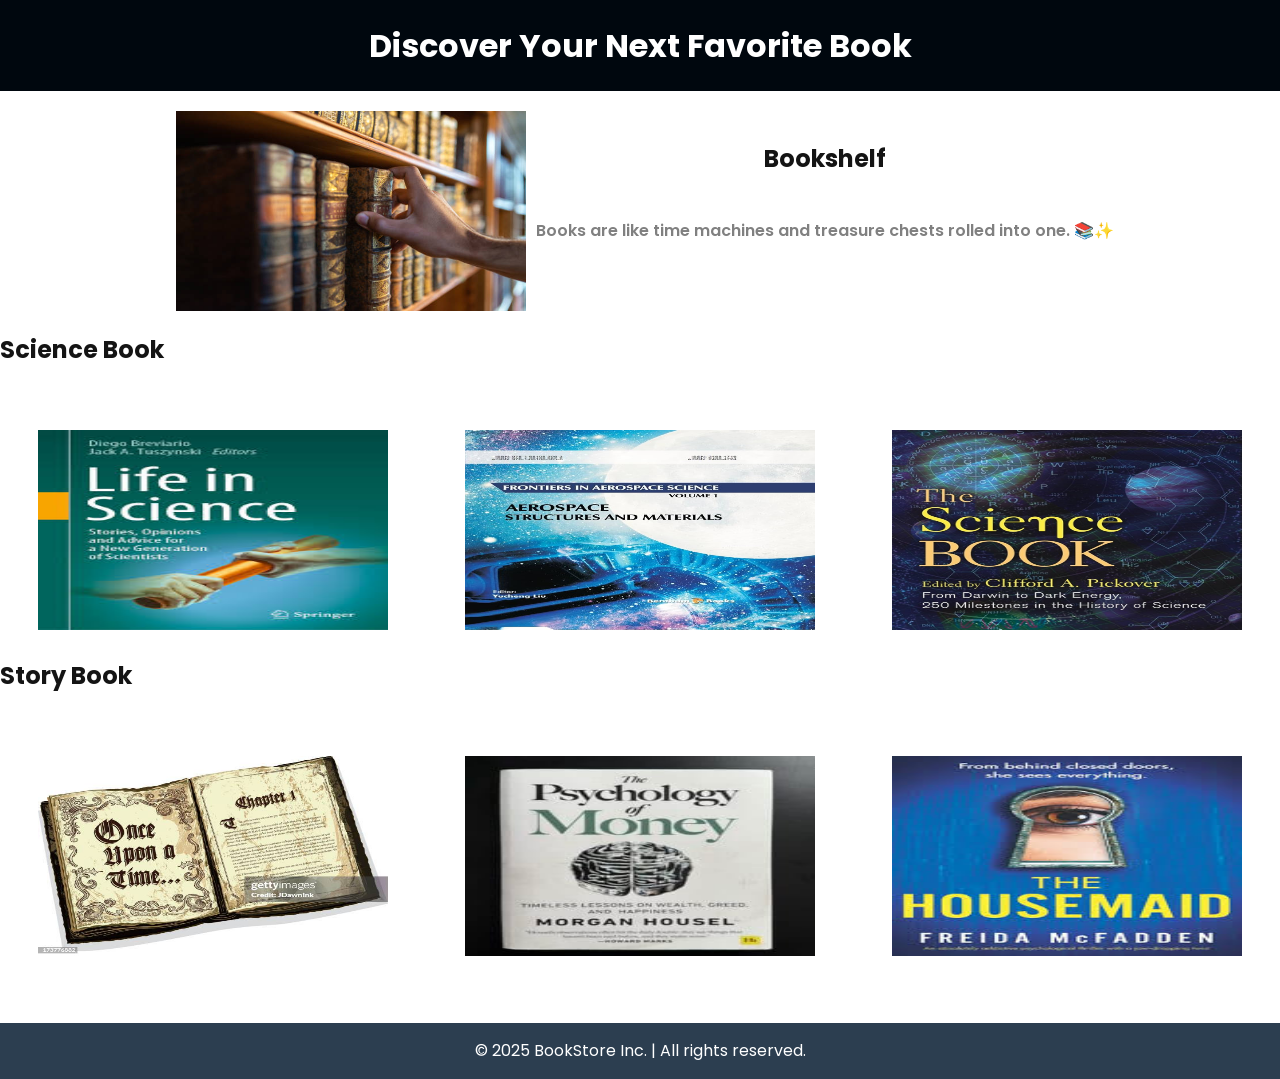
<file: Domain/Web Development/Task/Abhigyan-Padhee/index.html>
<!DOCTYPE html>
<html lang="en">
<head>
  <meta charset="UTF-8" />
  <meta name="viewport" content="width=device-width, initial-scale=1.0"/>
  <title>Book Landing Page</title>
  <link rel="stylesheet" href="style.css">

</head>
<body>

  <header>
    <h1>Discover Your Next Favorite Book</h1>
  </header>

  

    <section class="about">
          <img class="show_img" src="./assets/bookshelf.jpg" alt="Book Cover" />
          <div>
            <h1>Bookshelf</h1>
            <p> Books are like time machines and treasure chests rolled into one. 📚✨<p>
          </div>
    </section>

    <section>
    <h1>Science Book</h1>
    <div class="features">
        <div class="feature">
          <img class="show_img" src="./assets/science.jpeg" alt="Book Cover" />
        </div>
        <div class="feature">
          <img class="show_img" src="./assets/scienvce.jpg" alt="Book Cover" />
        </div>
        <div class="feature">
          <img class="show_img" src="./assets/sciennce bookie.jpg" alt="Book Cover" />
        </div>
      </div></section>

      <section>
      <h1>Story Book</h1>
      <div class="features">
        <div class="feature">
          <img class="show_img" src="./assets/storybook.jpg" alt="Book Cover" />
        </div>
        <div class="feature">
          <img class="show_img" src="./assets/storybookie.jpg " alt="Book Cover" />
        </div>
        <div class="feature">
          <img class="show_img" src="./assets/storybook4.jpeg" alt="Book Cover" />
        </div>
      </div>
    </section>
  </div>

  <footer>
    &copy; 2025 BookStore Inc. | All rights reserved.
  </footer>

    </body>
</html>
</file>
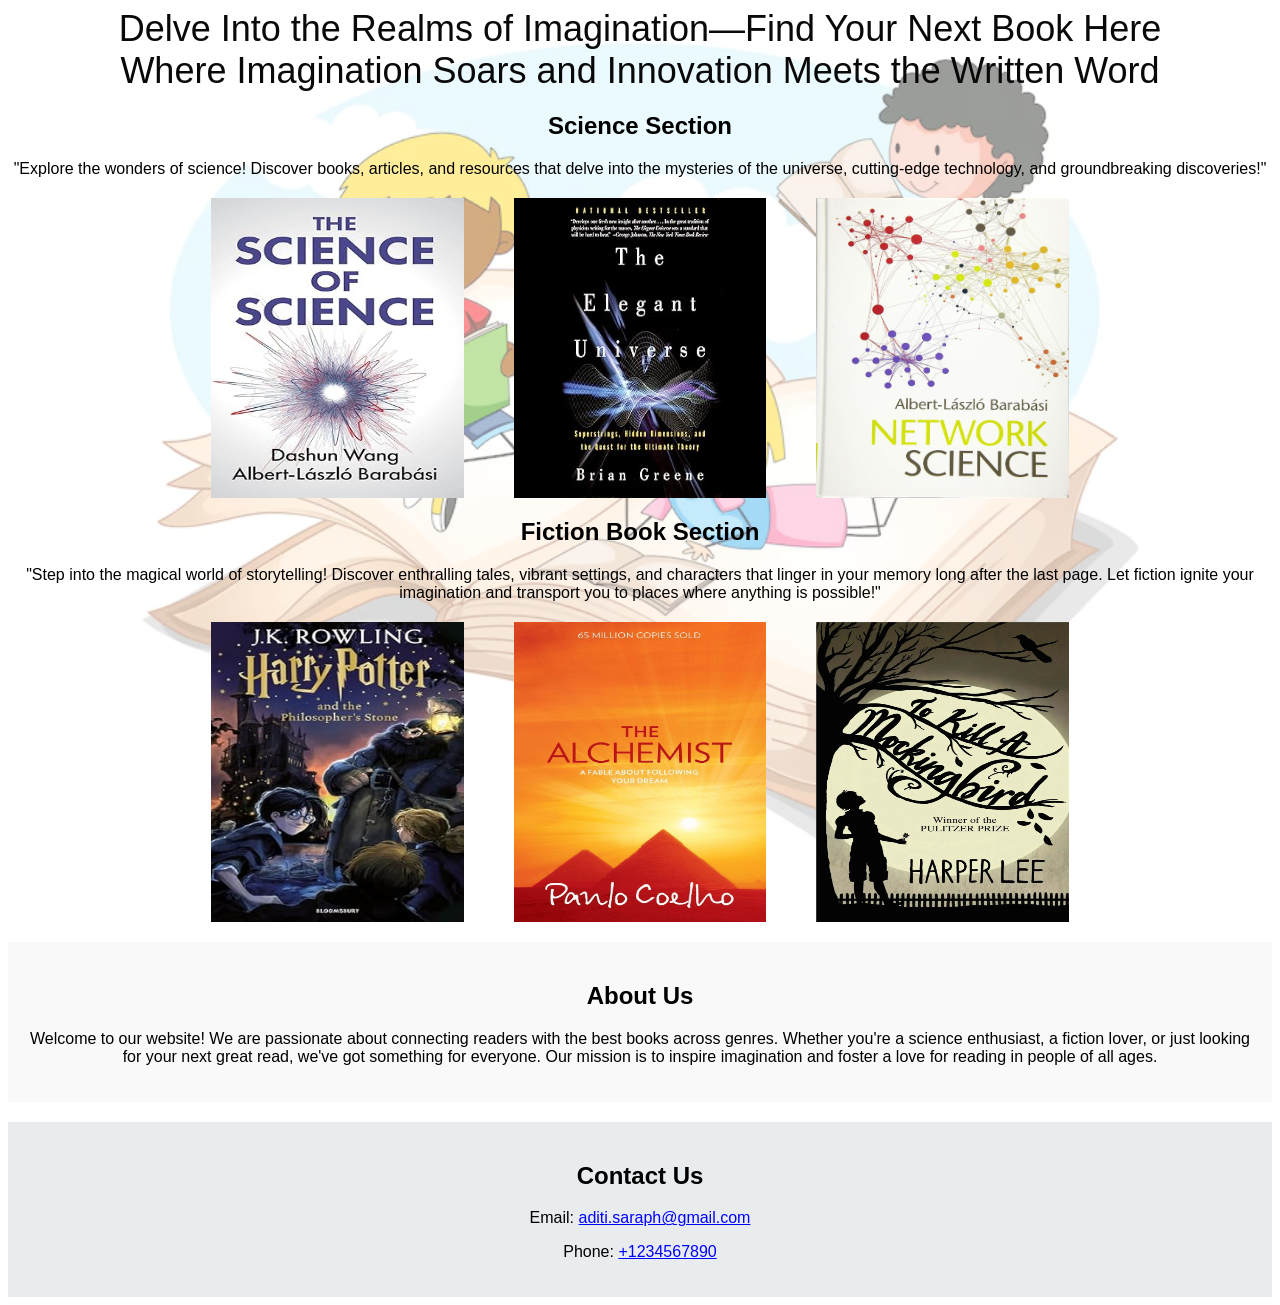
<file: Domain/Web Development/Task/Aditi/index.html>
<!DOCTYPE html>
<html lang="en">
<head>
    <meta charset="UTF-8">
    <meta name="viewport" content="width=device-width, initial-scale=1.0">
    <title>My Website</title>
    <link rel="stylesheet" href="style.css">
</head>
<body>
    <header style="font-size:36px; color:rgb(9, 9, 9); text-align: center;">
        Delve Into the Realms of Imagination—Find Your Next Book Here<br>
        Where Imagination Soars and Innovation Meets the Written Word
    </header>

    
    <!-- Science Section -->
    <section id="science-books-section" style="margin-top: 20px; text-align: center;">
        <h2>Science Section</h2>
        <p>"Explore the wonders of science! Discover books, articles, and resources that delve into the mysteries of the universe, cutting-edge technology, and groundbreaking discoveries!"</p>
    </section>

    <!-- Image Row Section -->
    <section id="image-row-section" style="text-align: center; margin-top: 20px;">
        <div style="display: flex; justify-content: center; gap: 50px;">
            <img src="the science of science.jpg" alt="Image 1" style="width: 20%; height: 300px;">
            <img src="the eleganty universe.jpg" alt="Image 2" style="width: 20%; height: 300px;">
            <img src="network science.jpg" alt="Image 3" style="width: 20%; height: 300px;">
        </div>
    </section>

    <!-- Fiction Book Section -->
    <section id="fiction-books-section" style="margin-top: 20px; text-align: center;">
        <h2>Fiction Book Section</h2>
        <p>"Step into the magical world of storytelling! Discover enthralling tales, vibrant settings, and characters that linger in your memory long after the last page. Let fiction ignite your imagination and transport you to places where anything is possible!"</p>
    </section>

    <!-- Image Row Section -->
    <section id="image-row-section" style="text-align: center; margin-top: 20px;">
        <div style="display: flex; justify-content: center; gap: 50px;">
            <img src="harry potter.jpg" alt="Image 1" style="width: 20%; height: 300px;">
            <img src="alchemist.jpg" alt="Image 2" style="width: 20%; height: 300px;">
            <img src="book-cover-To-Kill-a-Mockingbird-many-.webp" alt="Image 3" style="width: 20%; height: 300px;">
        </div>
    </section>

    <!-- About Us Section -->
    <section id="about-us-section" style="margin-top: 20px; text-align: center; padding: 20px; background-color: #f9f9f9;">
        <h2>About Us</h2>
        <p>Welcome to our website! We are passionate about connecting readers with the best books across genres. Whether you're a science enthusiast, a fiction lover, or just looking for your next great read, we've got something for everyone. Our mission is to inspire imagination and foster a love for reading in people of all ages.</p>
    </section>

    <!-- Contact Us Section -->
    <section id="contact-us-section" style="margin-top: 20px; text-align: center; padding: 20px; background-color: #e9ecef;">
        <h2>Contact Us</h2>
        <p>Email: <a href="mailto:your-email@gmail.com" style="color: blue;">aditi.saraph@gmail.com</a></p>
        <p>Phone: <a href="tel:+1234567890" style="color: blue;">+1234567890</a></p>
    </section>
</body>
</html>
</file>
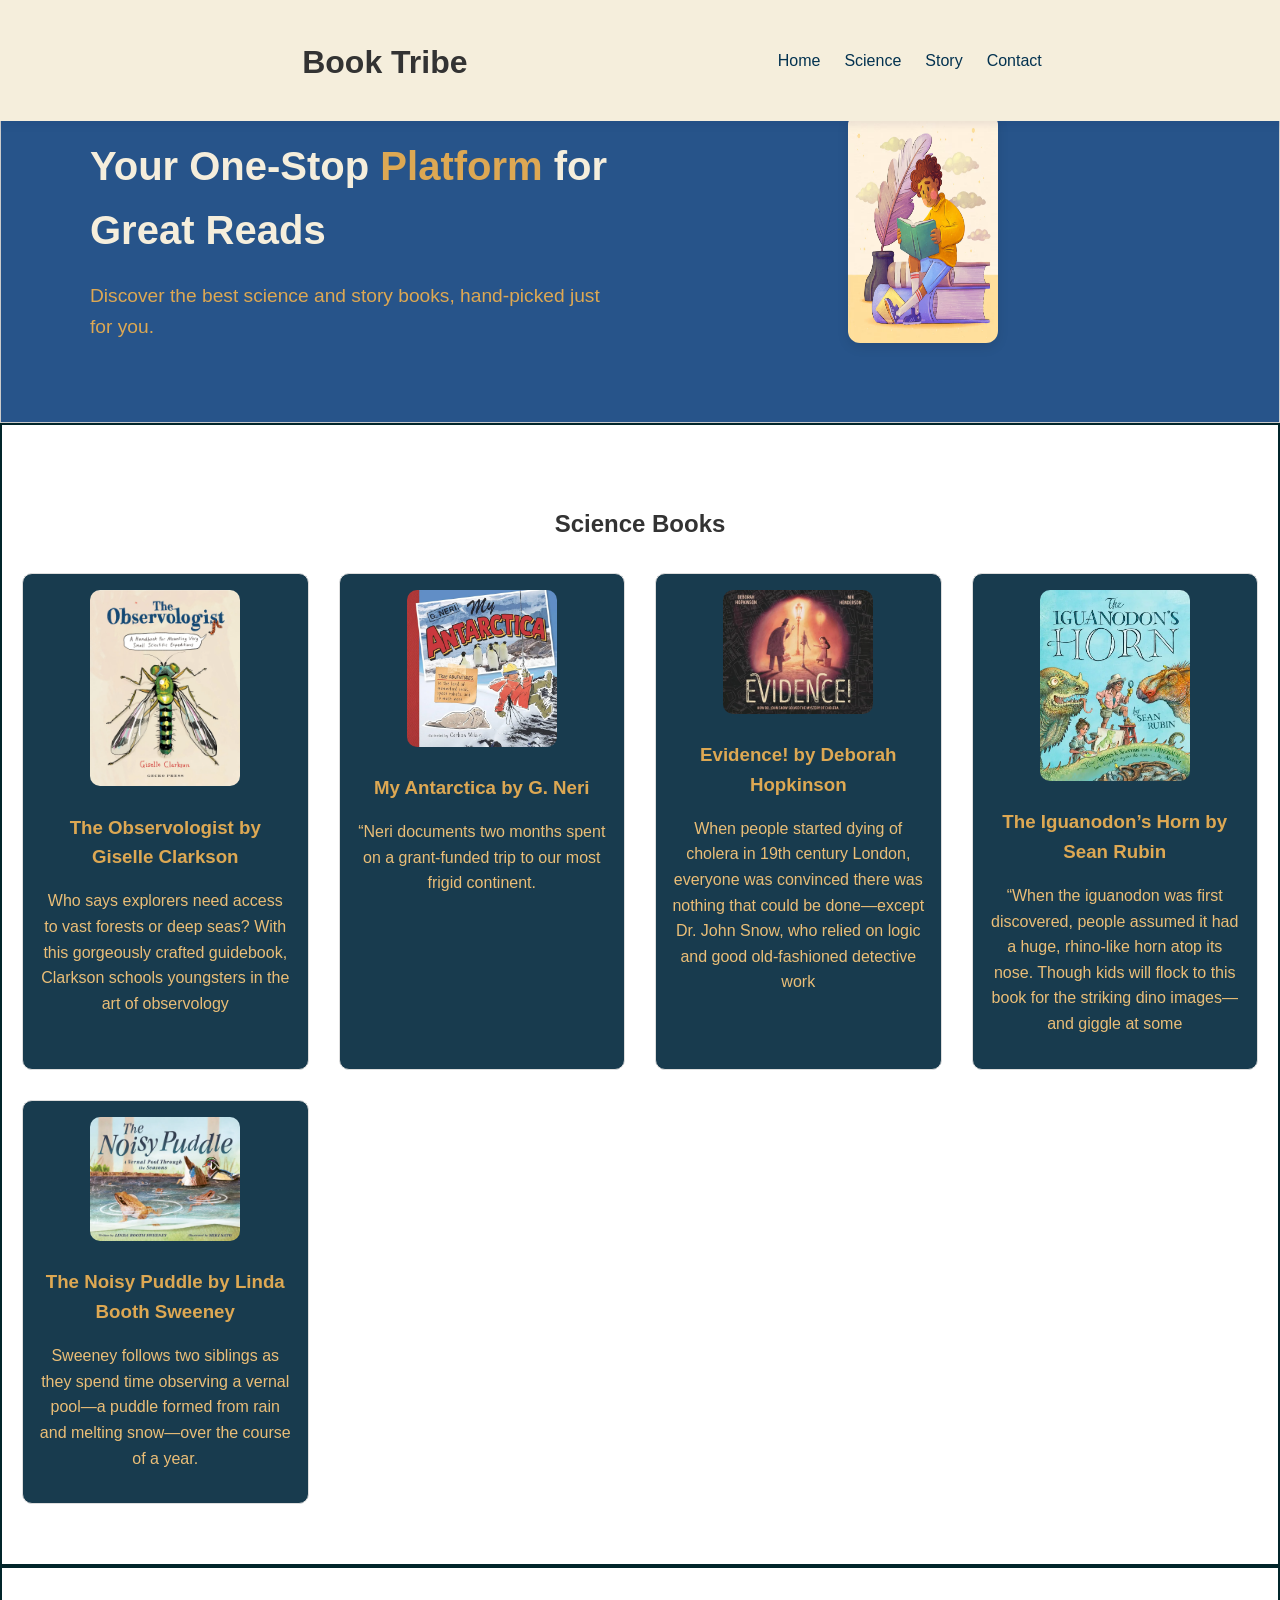
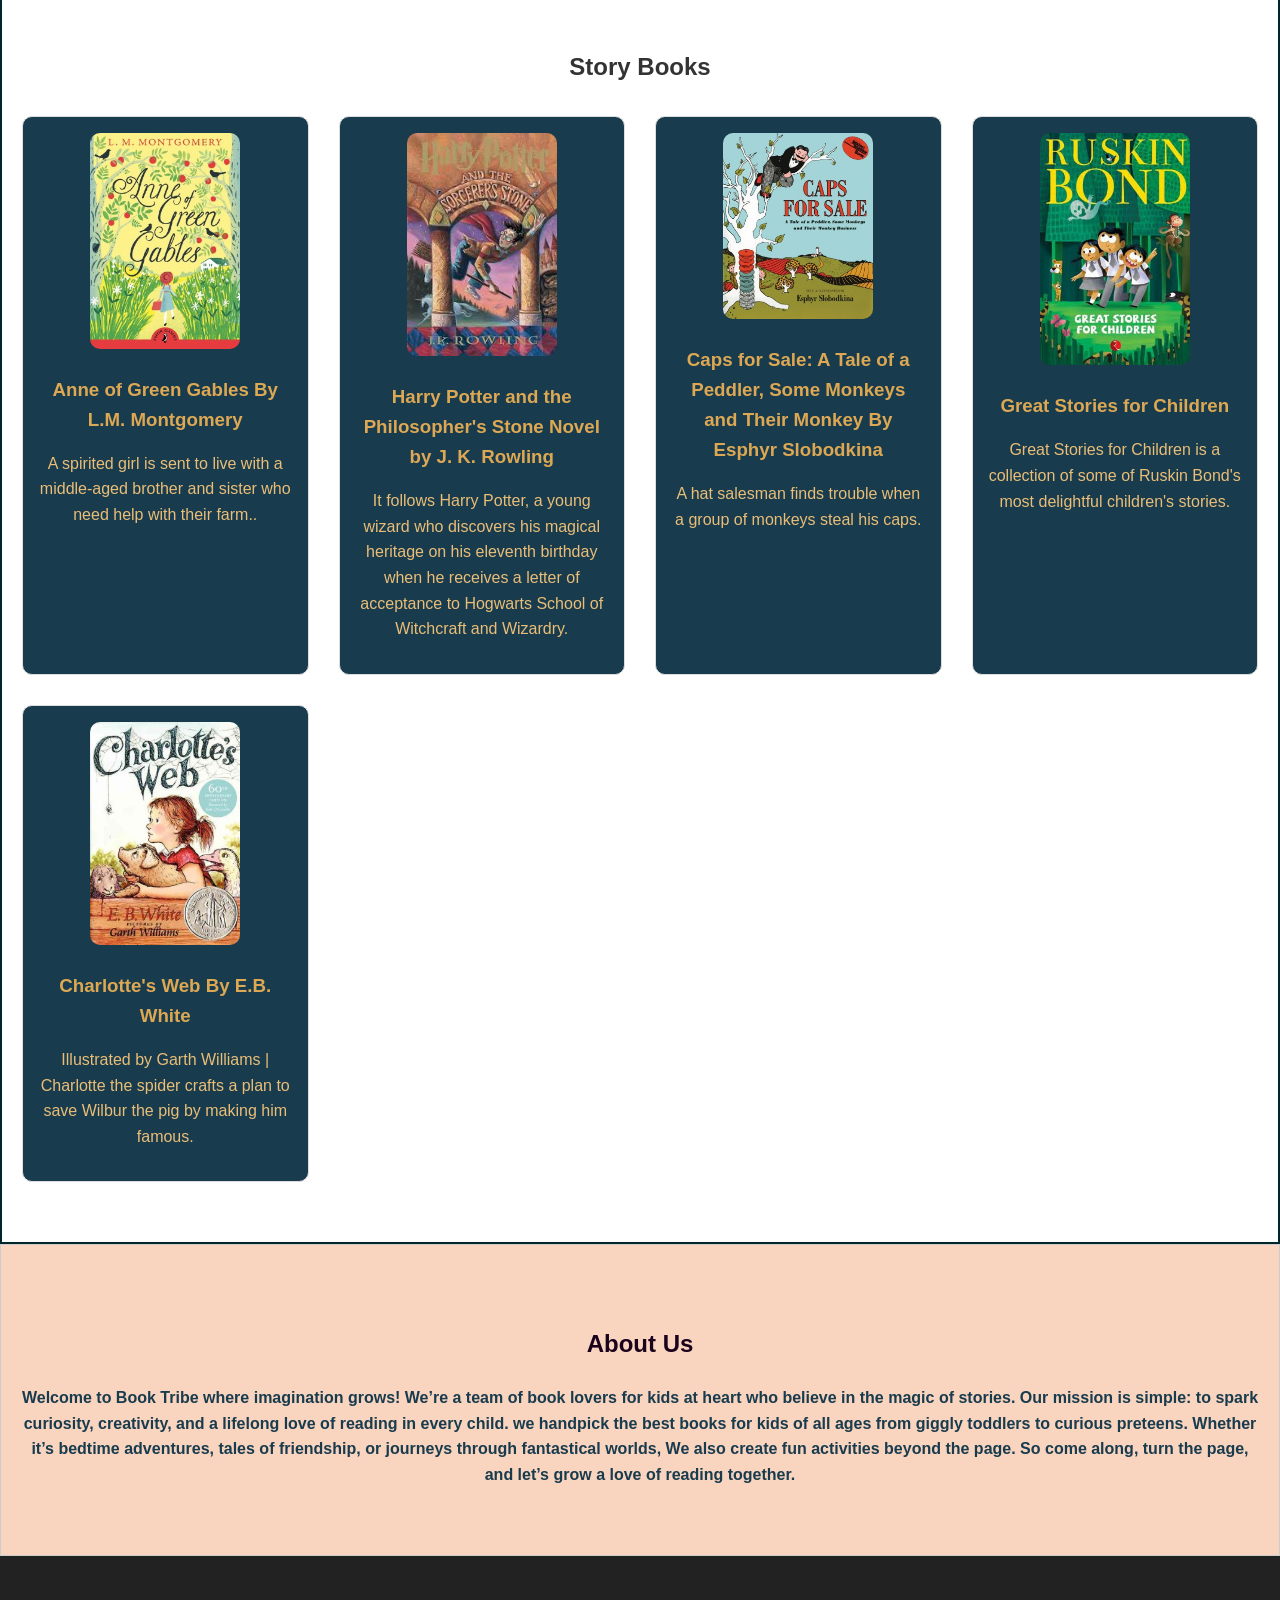
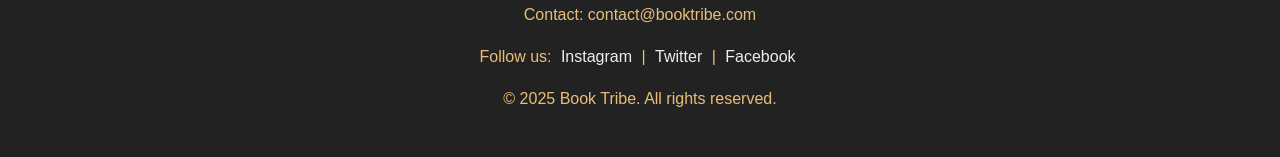
<file: Domain/Web Development/Task/ankitanaik/index.html>
<!DOCTYPE html>
<html lang="en">
<head>
  <meta charset="UTF-8" />
  <meta name="viewport" content="width=device-width, initial-scale=1.0"/>
  <title>Book Tribe</title>
  <link rel="stylesheet" href="style.css" />
  
</head>
<body>
  <!-- Navigation -->
  <header class="navbar">
    <h1>Book Tribe</h1>
        
    <nav>
      <ul class="nav-links">
        <li><a href="#Home">Home</a></li>
        <li><a href="#Science">Science</a></li>
        <li><a href="#Story">Story</a></li>
        <li><a href="#Contact">Contact</a></li>
      
      </ul>
    </nav>
  </header>

  <!-- Hero Section -->
  <section id="Home" class="hero">
    <div class="hero-content">
      <div class="hero-text">
        <h2>Your One-Stop <span>Platform</span> for Great Reads</h2>
        <p>Discover the best science and story books, hand-picked just for you.</p>
      </div>
      <div class="hero-image">
        <img src="bookcover.avif" height="230px" width="200px" alt="Books">
      </div>
    </div>
  </section>

  <!-- Science Books Section -->
  <section id="Science" class="books-section">
    <h2>Science Books</h2>
    <div class="book-grid">
      <div class="book">
        <img src="TheObservologist-cover - Copy.webp" alt="Book Cover">
        <h3>The Observologist
          by Giselle Clarkson</h3>
        <p> Who says explorers need access to vast forests or deep seas?
           With this gorgeously crafted guidebook, Clarkson schools youngsters in the art of observology </p>
      </div>
      <div class="book">
        <img src="MyAntarctica-cover.webp" alt="Book Cover">
        <h3>My Antarctica
          by G. Neri</h3>

                <p>“Neri documents two months spent on a grant-funded trip to our most frigid continent.</p>
      </div>
      <div class="book">
        <img src="Evidence-cover.webp" alt="Book Cover">
        <h3>Evidence!
          by Deborah Hopkinson
          </h3>
        <p>When people started dying of cholera in 19th century London, everyone was convinced there was
           nothing that could be done—except Dr. John Snow, who relied on logic and good old-fashioned detective work</p>
      </div>
      <div class="book">
        <img src="TheIguanodonsHorn-cover.webp" alt="Book Cover">
        <h3>The Iguanodon’s Horn
          by Sean Rubin</h3>
        <p>“When the iguanodon was first discovered, people assumed it had a huge, rhino-like horn atop its nose.
           Though kids will flock to this book for the striking dino images—and giggle at some</p>
      </div>
      <div class="book">
        <img src="TheNoisyPuddle-cover.webp" alt="Book Cover">
        <h3>The Noisy Puddle
          by Linda Booth Sweeney</h3>
        <p>Sweeney follows two siblings as they spend time observing a vernal pool—a 
          puddle formed from rain and melting snow—over the course of a year.</p>
      </div>
      <!-- Add more science books here -->
    </div>
  </section>

  <!-- Story Books Section -->
  <section id="Story" class="books-section">
    <h2>Story Books</h2>
    <div class="book-grid">
      <div class="book">
        <img src="anne.jpeg" alt="Book Cover">
        <h3>Anne of Green Gables
          By L.M. Montgomery</h3>
        
        <p>A spirited girl is sent to live with a middle-aged brother and sister who need help with their farm..</p>
      </div>
      <div class="book">
        <img src="harry.jpeg" alt="Book Cover">
        <h3>Harry Potter and the Philosopher's Stone
          Novel by J. K. Rowling
          </h3>
        <p> It follows Harry Potter, a young wizard who discovers his magical heritage on his 
          eleventh birthday when he receives a letter of acceptance to Hogwarts School of Witchcraft and Wizardry. </p>
      </div>
      <div class="book">
        <img src="caps.jpeg" alt="Book Cover">
        <h3>Caps for Sale: A Tale of a Peddler, Some Monkeys and Their Monkey
          By Esphyr Slobodkina</h3>
        <p>A hat salesman finds trouble when a group of monkeys steal his caps.</p>
      </div>
      <div class="book">
        <img src="ruskin.jpeg" alt="Book Cover">
        <h3>Great Stories for Children</h3>
        <p>Great Stories for Children is a collection of some of Ruskin Bond's most delightful children's stories.</p>
      </div>
      <div class="book">
        <img src="charlotte.jpeg" alt="Book Cover">
        <h3>Charlotte's Web
          By E.B. White</h3>
        <p>Illustrated by Garth Williams | Charlotte the spider crafts a plan to save Wilbur the pig by making him famous.</p>
      </div>
      <!-- Add more story books here -->
    </div>
  </section>

  <!-- About Section -->
  <section id="About" class="about">
    <h2>About Us</h2>
    <h4>Welcome to Book Tribe  where imagination grows!

      We’re a team of book lovers for kids at heart who believe in the magic of stories. Our mission is simple: to spark curiosity, creativity, and a lifelong love of reading in every child.
      
      we handpick the best books for kids of all ages  from giggly toddlers to curious preteens. Whether it’s bedtime adventures, tales of friendship, or journeys through fantastical worlds, 
      We also create fun activities beyond the page.
      
      So come along, turn the page, and let’s grow a love of reading together.
      
      </h4>
  </section>

  <!-- Footer -->
  <footer id="Contact">
    <div class="footer-content">
      <p>Contact: contact@booktribe.com</p>
      <p>Follow us:
        <a href="#">Instagram</a> |
        <a href="#">Twitter</a> |
        <a href="#">Facebook</a>
      </p>
      <p>&copy; 2025 Book Tribe. All rights reserved.</p>
    </div>
  </footer>
</body>
</html>
</file>
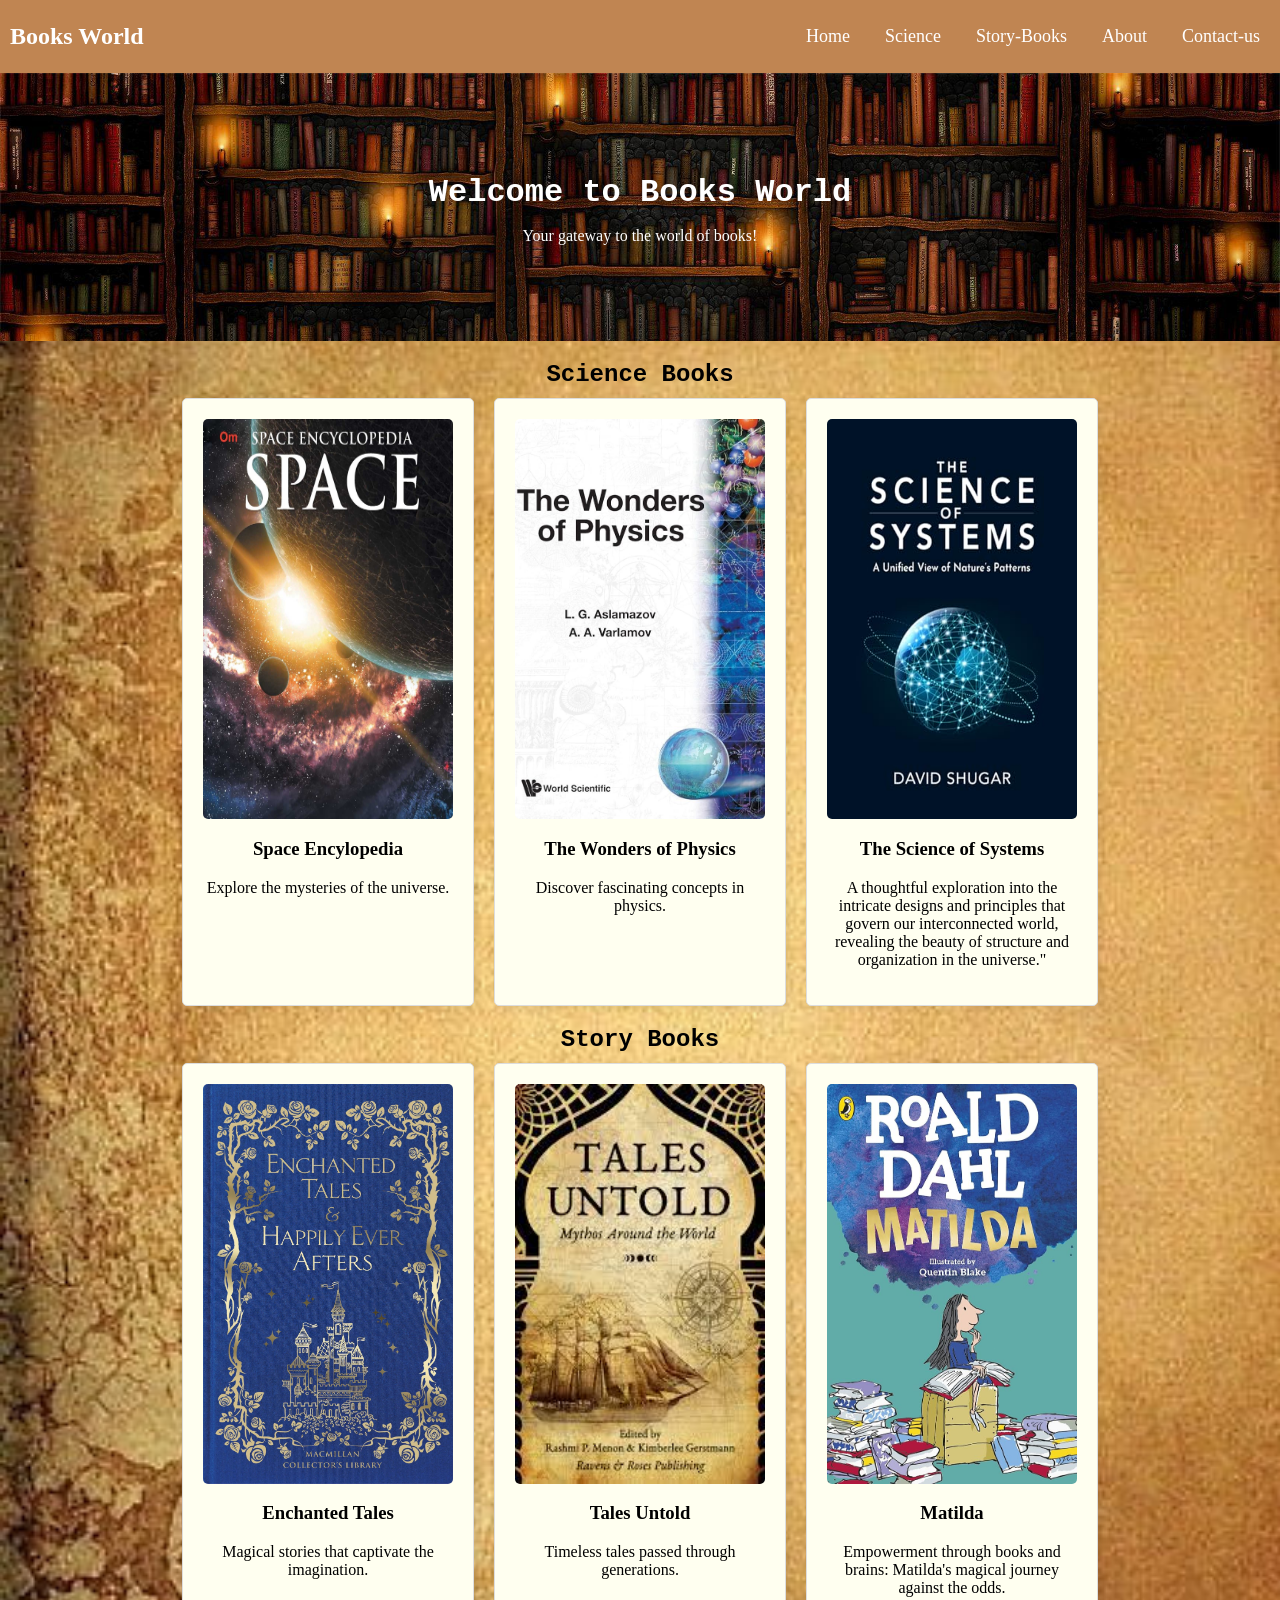
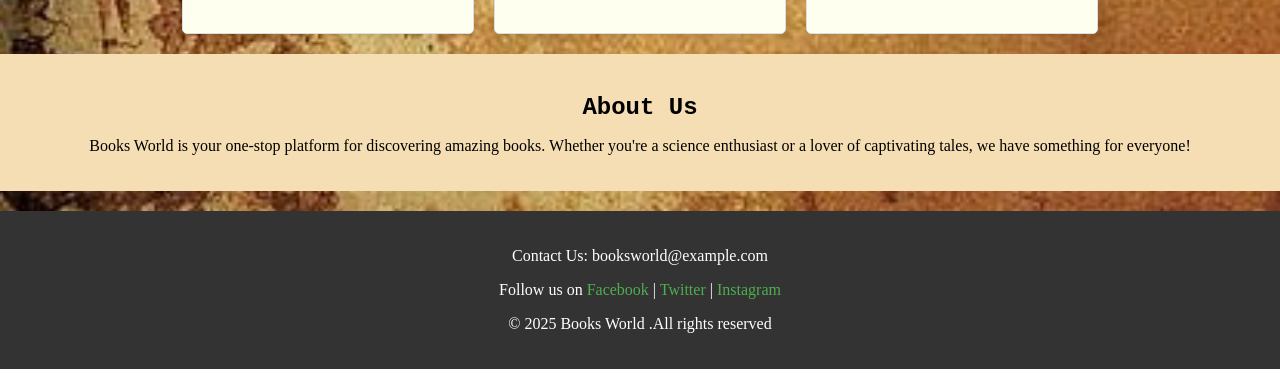
<file: Domain/Web Development/Task/Anushree-Mohanty/index.html>
<html lang="en">
<head>
    <meta charset="UTF-8">
    <meta name="viewport" content="width=device-width, initial-scale=1.0">
    <title>Books World</title>
    <link rel="stylesheet" href="styles.css"> 
</head>
<body>
    <div class="navbar">
    <div class="logo">Books World</div>
    <ul class="nav-links">
      <li><a href="#home">Home</a></li>
      <li><a href="#science-books">Science</a></li>
      <li><a href="#story-books">Story-Books</a></li>
      <li><a href="#about">About</a></li>
      <li><a href="#contact">Contact-us</a></li>
    </ul>
  
  </div>
    <header class="hero">
        <h1>Welcome to Books World</h1>
        <p>Your gateway to the world of books!</p>
    </header>
    <section class="science-books" id="science-books">
        <h2>Science Books</h2>
        <div class="book-grid">
            <div class="book">
                <img src="images/science1.jpg" alt="Science Book 1" width =300 height=400>
                <h3> Space Encylopedia</h3>
                <p>Explore the mysteries of the universe.</p>
            </div>
            <div class="book">
                <img src="images/science2.jpg" alt="Science Book 2" width =300 height=400>
                <h3>The Wonders of Physics</h3>
                <p>Discover fascinating concepts in physics.</p>
            </div>
            <div class="book">
              <img src="images/science3.jpg" alt="Science Book 3" width =300 height=400>
              <h3>The Science of Systems</h3>
              <p> A thoughtful exploration into the intricate designs and principles that govern our interconnected world, revealing the beauty of structure and organization in the universe."</p>
          </div>
        </div>
    </section>

    <section class="story-books" id="story-books">
        <h2>Story Books</h2>
        <div class="book-grid">
            <div class="book ">
                <img src="images/story1.jpg" alt="Story Book 1" width =300 height=400>
                <h3>Enchanted Tales</h3>
                <p>Magical stories that captivate the imagination.</p>
            </div>
            <div class="book">
                <img src="images/story2.jpg" alt="Story Book 2"width =300 height=400>
                <h3>Tales Untold</h3>
                <p>Timeless tales passed through generations.</p>
            </div>
            <div class="book">
              <img src="images/story3.jpg" alt="Story Book 3"width =300 height=400>
              <h3>Matilda </h3>
              <p>Empowerment through books and brains: Matilda's magical journey against the odds.</p>
          </div>
        </div>
    </section>

    <section class="about-us" id="about">
        <h2>About Us</h2>
        <p>Books World is your one-stop platform for discovering amazing books. Whether you're a science enthusiast or a lover of captivating tales, we have something for everyone!</p>
    </section>

    <footer id ="contact">
        <p>Contact Us: booksworld@example.com</p>
        <p>Follow us on <a href="#">Facebook</a> | <a href="#">Twitter</a> | <a href="#">Instagram</a></p>
        <p>&copy; 2025 Books World .All rights reserved</p>
    </footer>
</body>
</html>
</file>
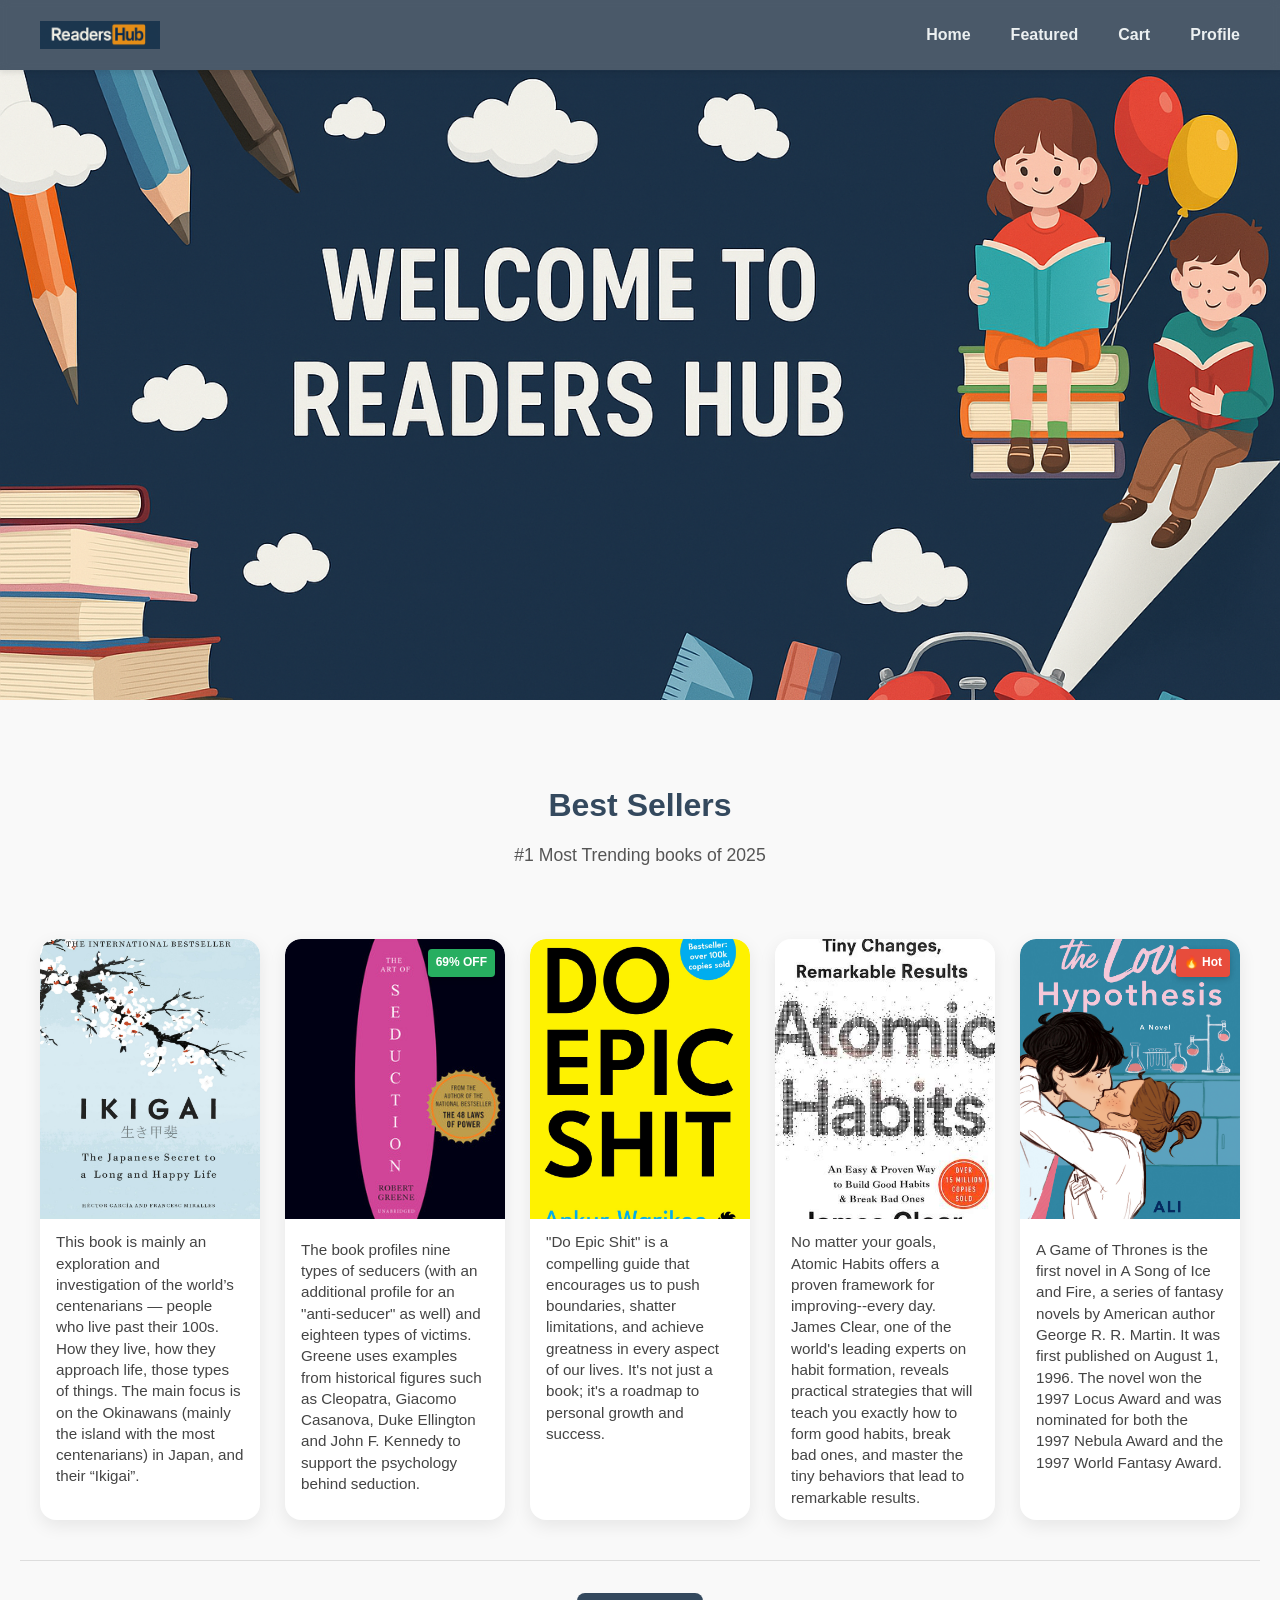
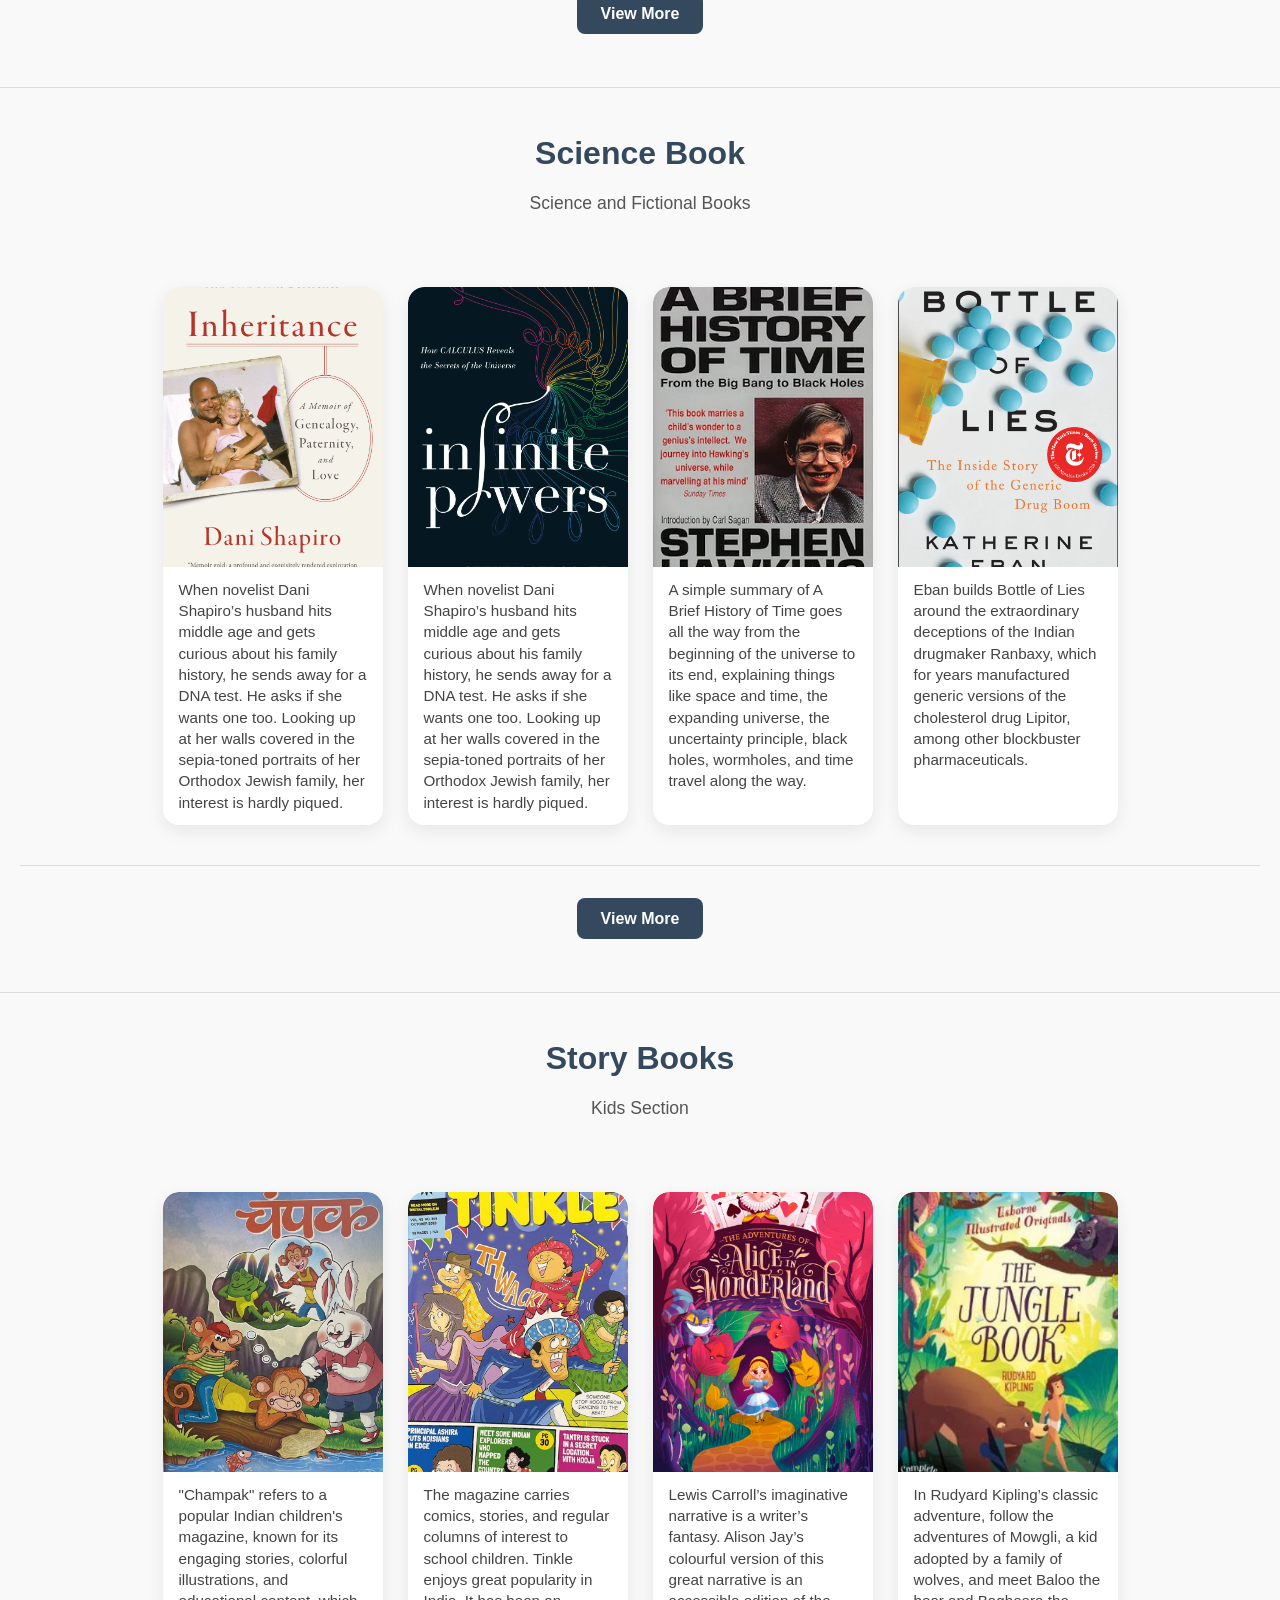
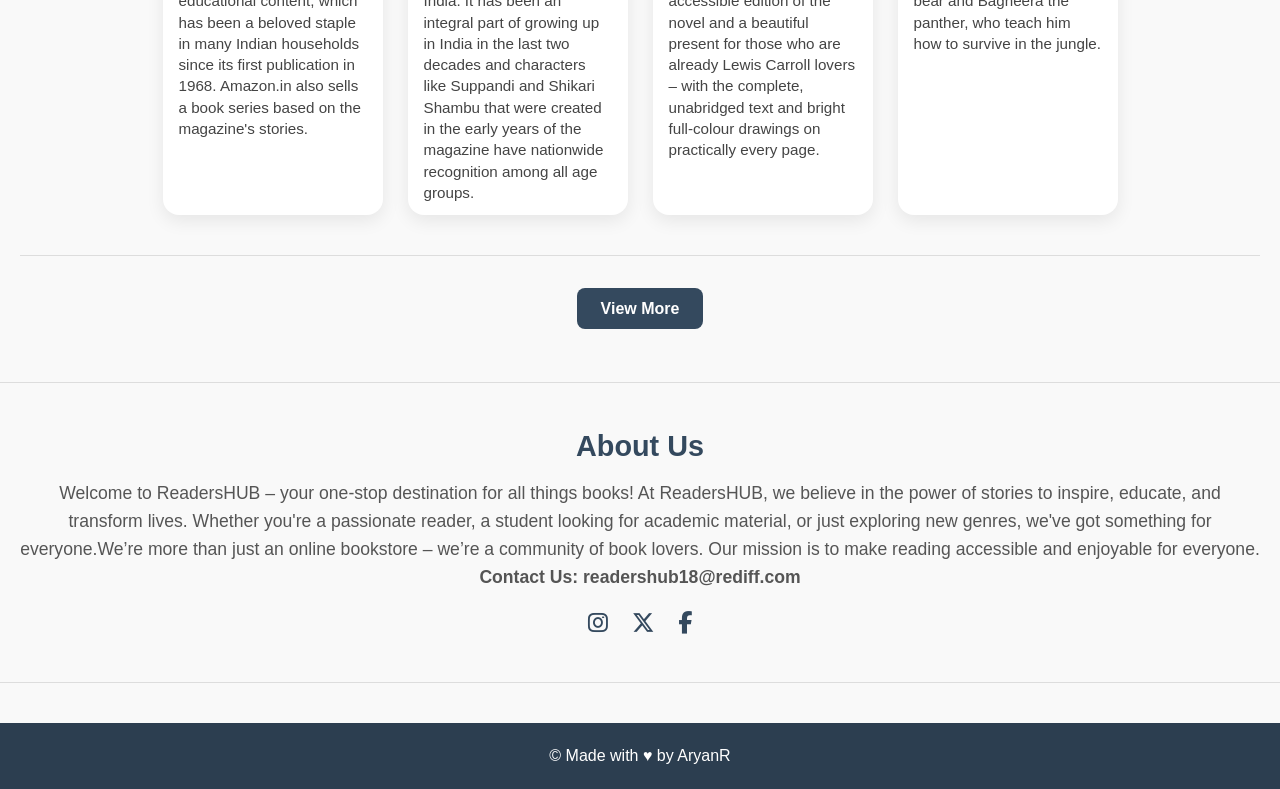
<file: Domain/Web Development/Task/AryanRajguru/index.html>
<!DOCTYPE html>
<html lang="en">
<head>
    <meta charset="UTF-8">
    <meta name="viewport" content="width=device-width, initial-scale=1.0">
    <title>Book Store</title>
    <link rel="stylesheet" href="style.css">
    <link rel="stylesheet" href="https://cdnjs.cloudflare.com/ajax/libs/font-awesome/6.7.2/css/all.min.css" integrity="sha512-Evv84Mr4kqVGRNSgIGL/F/aIDqQb7xQ2vcrdIwxfjThSH8CSR7PBEakCr51Ck+w+/U6swU2Im1vVX0SVk9ABhg==" crossorigin="anonymous" referrerpolicy="no-referrer" />
</head>
<body>
    <header>
        <div class="navbar">
            <div class="logo">
                <img src="images/logo1.png" alt="Readers Hub Logo">
                <!-- <span>Readers Hub</span> -->
            </div>
            <nav>
                <li>Home</li>
                <li>Featured</li>
                <li>Cart</li>
                <li>Profile</li>
            </nav>
        </div>
    </header>
    
        <!--Banner-->
        <!-- Banner Image -->
    <div class="banner">
        <img src="images/banner.png" alt="Banner">
    </div>


    <section>
        <div>
            <h2>Best Sellers</h2>
            <p>#1 Most Trending books of 2025</p>
            
            <section class="book-grid">
                <div class="book">
                    <img src="images/bs1.jpg" alt="Books">
                    <p class="book-description">This book is mainly an exploration and investigation of the world’s centenarians — people who live past their 100s. How they live, how they approach life, those types of things. The main focus is on the Okinawans (mainly the island with the most centenarians) in Japan, and their “Ikigai”.</p>
                </div>
                
                <div class="book">
                    <div class="book-image-wrapper">
                        <img src="images/bs2.jpg" alt="Books">
                        <span class="discount-badge">69% OFF</span>
                    </div>
                    <p class="book-description">The book profiles nine types of seducers (with an additional profile for an "anti-seducer" as well) and eighteen types of victims. Greene uses examples from historical figures such as Cleopatra, Giacomo Casanova, Duke Ellington and John F. Kennedy to support the psychology behind seduction.</p>
                </div>
                
    
                <div class="book">
                    <img src="images/bs3.jpg" alt="Books">
                    <p class="book-description">"Do Epic Shit" is a compelling guide that encourages us to push boundaries, shatter limitations, and achieve greatness in every aspect of our lives. It's not just a book; it's a roadmap to personal growth and success.</p>
                </div>
    
                <div class="book">
                    <img src="images/bs4.jpg" alt="Books">
                    <p class="book-description">No matter your goals, Atomic Habits offers a proven framework for improving--every day. James Clear, one of the world's leading experts on habit formation, reveals practical strategies that will teach you exactly how to form good habits, break bad ones, and master the tiny behaviors that lead to remarkable results.</p>
                </div>

                <div class="book">
                    <div class="book-image-wrapper">
                        <img src="images/bs5.jpg" alt="Books">
                        <span class="hot-badge">🔥 Hot</span>
                    </div>
                    <p class="book-description">A Game of Thrones is the first novel in A Song of Ice and Fire, a series of fantasy novels by American author George R. R. Martin. It was first published on August 1, 1996. The novel won the 1997 Locus Award and was nominated for both the 1997 Nebula Award and the 1997 World Fantasy Award.</p>
                </div>


            </section>

            <div class="view-more-container">
                <a href="bestseller.html" class="view-more-btn">View More</a>
            </div>


        </div>
    </section>

    <section>
        <div>
            <h2>Science Book</h2>
            <p>Science and Fictional Books</p>

            <section class="book-grid">
                <div class="book">
                    <img src="images/sc1.webp" alt="Books">
                    <p class="book-description">When novelist Dani Shapiro’s husband hits middle age and gets curious about his family history, he sends away for a DNA test. He asks if she wants one too. Looking up at her walls covered in the sepia-toned portraits of her Orthodox Jewish family, her interest is hardly piqued.</p>
                </div>
                
                <div class="book">
                    <img src="images/sc2.webp" alt="Books">
                    <p class="book-description">When novelist Dani Shapiro’s husband hits middle age and gets curious about his family history, he sends away for a DNA test. He asks if she wants one too. Looking up at her walls covered in the sepia-toned portraits of her Orthodox Jewish family, her interest is hardly piqued.</p>
                </div>
    
                <div class="book">
                    <img src="images/sc3.webp" alt="Books">
                    <p class="book-description">A simple summary of A Brief History of Time goes all the way from the beginning of the universe to its end, explaining things like space and time, the expanding universe, the uncertainty principle, black holes, wormholes, and time travel along the way.</p>
                </div>
    
                <div class="book">
                    <img src="images/sc4.webp" alt="Books">
                    <p class="book-description">Eban builds Bottle of Lies around the extraordinary deceptions of the Indian drugmaker Ranbaxy, which for years manufactured generic versions of the cholesterol drug Lipitor, among other blockbuster pharmaceuticals. </p>
                </div>
            </section>

            <div class="view-more-container">
                <a href="science.html" class="view-more-btn">View More</a>
            </div>
        </div>
    </section>

    <section>
        <div>
            <h2>Story Books</h2>
            <p>Kids Section</p>

            <section class="book-grid">
                <div class="book">
                    <img src="images/sb1.webp" alt="Books">
                    <p class="book-description">"Champak" refers to a popular Indian children's magazine, known for its engaging stories, colorful illustrations, and educational content, which has been a beloved staple in many Indian households since its first publication in 1968. Amazon.in also sells a book series based on the magazine's stories.</p>
                </div>
                
                <div class="book">
                    <img src="images/sb2.jpg" alt="Books">
                    <p class="book-description">The magazine carries comics, stories, and regular columns of interest to school children. Tinkle enjoys great popularity in India. It has been an integral part of growing up in India in the last two decades and characters like Suppandi and Shikari Shambu that were created in the early years of the magazine have nationwide recognition among all age groups.</p>
                </div>
    
                <div class="book">
                    <img src="images/sb3.png" alt="Books">
                    <p class="book-description">Lewis Carroll’s imaginative narrative is a writer’s fantasy. Alison Jay’s colourful version of this great narrative is an accessible edition of the novel and a beautiful present for those who are already Lewis Carroll lovers – with the complete, unabridged text and bright full-colour drawings on practically every page.
                    </p>
                </div>
    
                <div class="book">
                    <img src="images/sb4.png" alt="Books">
                    <p class="book-description">In Rudyard Kipling’s classic adventure, follow the adventures of Mowgli, a kid adopted by a family of wolves, and meet Baloo the bear and Bagheera the panther, who teach him how to survive in the jungle. </p>
                </div>
            </section>

            <div class="view-more-container">
                <a href="story.html" class="view-more-btn">View More</a>
            </div>
        </div>
    </section>

    <section>
        <h3>About Us</h3>
        <p>Welcome to ReadersHUB – your one-stop destination for all things books!

            At ReadersHUB, we believe in the power of stories to inspire, educate, and transform lives. Whether you're a passionate reader, a student looking for academic material, or just exploring new genres, we've got something for everyone.We’re more than just an online bookstore – we’re a community of book lovers. Our mission is to make reading accessible and enjoyable for everyone.</p>
        
            <p class="mail"><strong>Contact Us: readershub18@rediff.com </strong></p>

        
           

        <div class="social-icons">
            <a href="#" class="social-icon"><i class="fab fa-instagram"></i></a>
            <a href="#" class="social-icon"><i class="fab fa-x-twitter"></i></a>
            <a href="#" class="social-icon"><i class="fab fa-facebook-f"></i></a>
        </div>
        
    
    </section>

    <footer>
        <p>&copy; Made with &hearts; by AryanR </p>
    </footer>


    
    
</body>
</html>
</file>
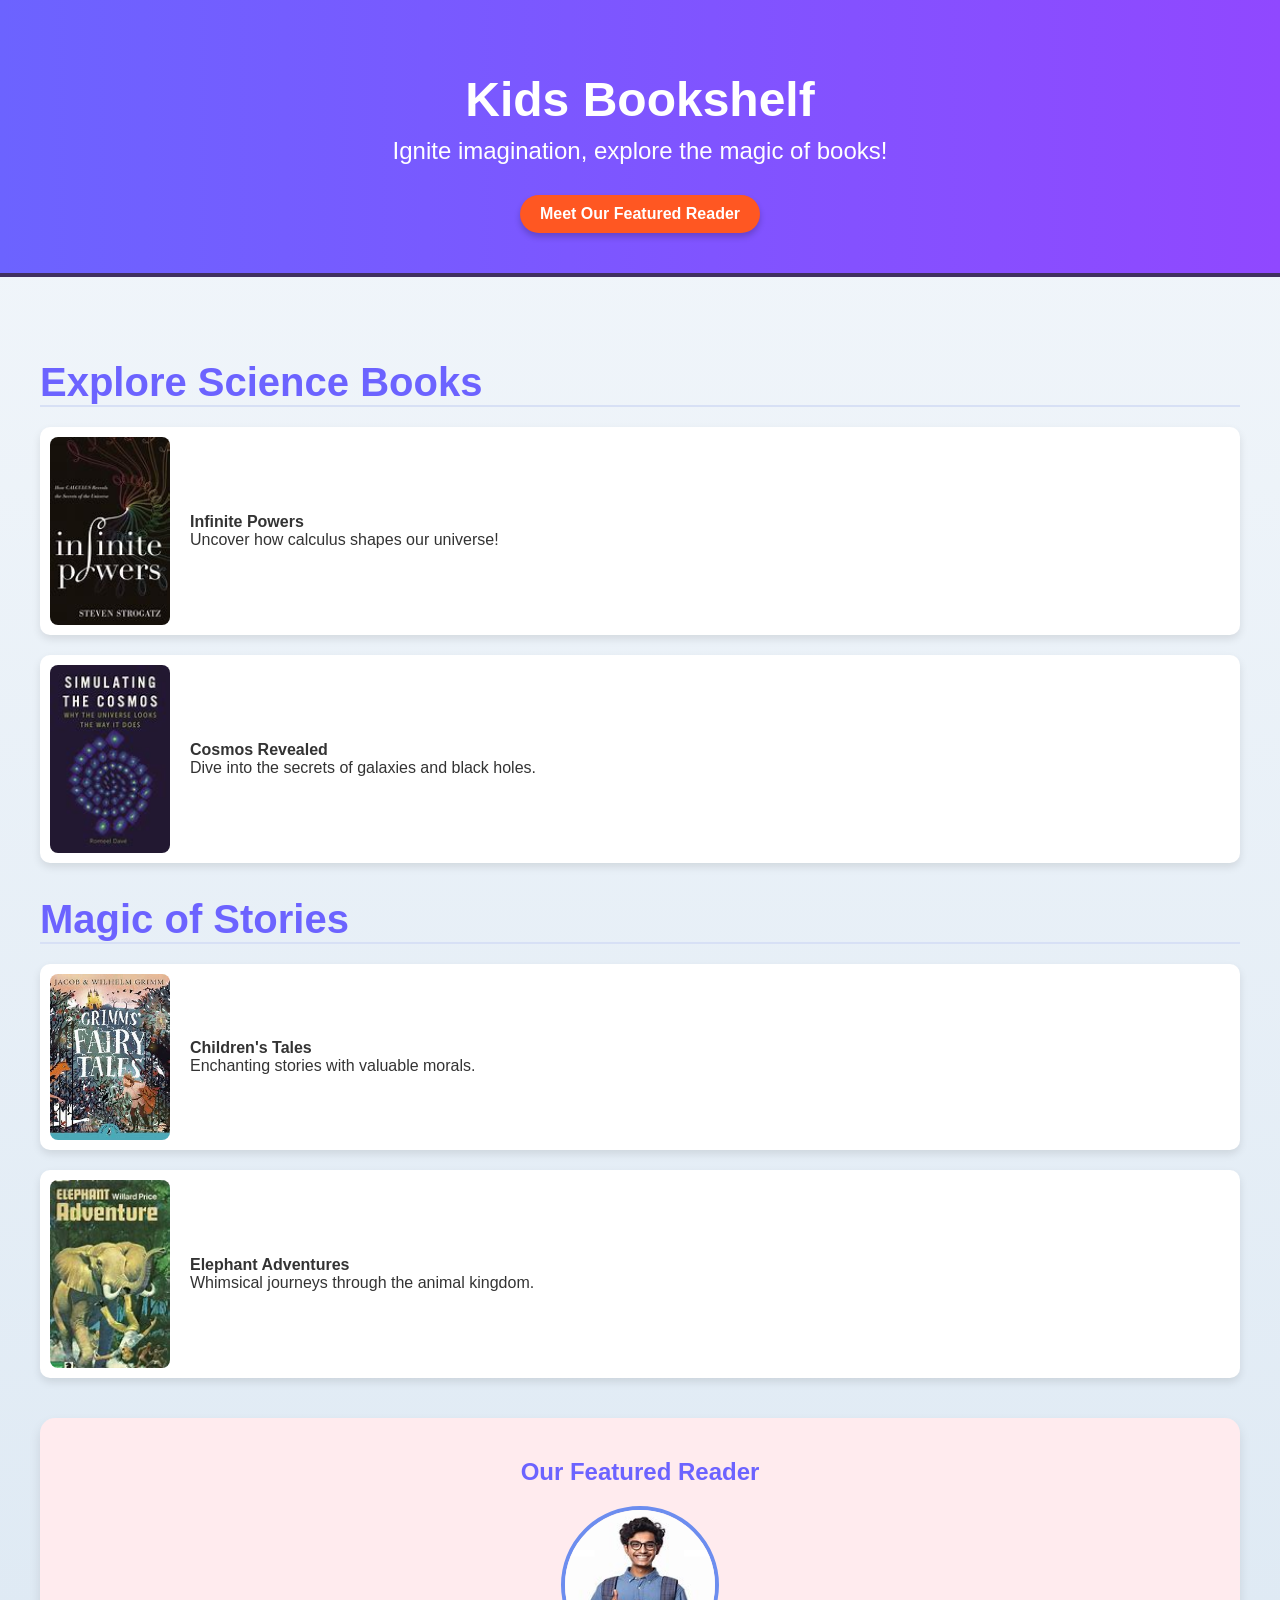
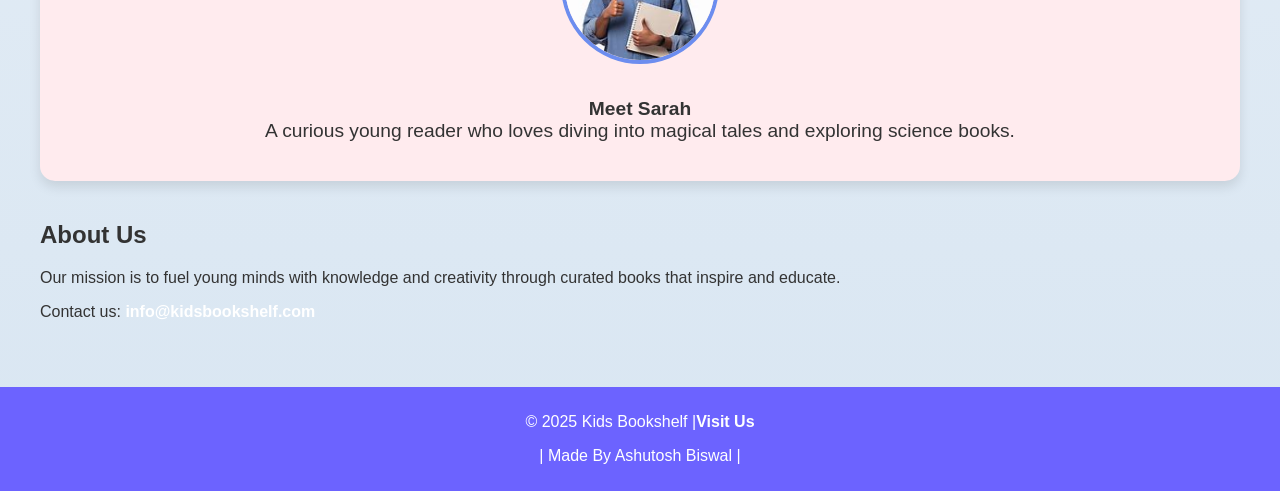
<file: Domain/Web Development/Task/Ashutosh Biswal/index.html>
<!DOCTYPE html>
<html lang="en">
  <head>
    <meta charset="UTF-8" />
    <meta name="viewport" content="width=device-width, initial-scale=1.0" />
    <title>Kids Bookshelf</title>
    <link rel="stylesheet" href="styles.css" />
  </head>
  <body>
    <header class="header">
      <h1>Kids Bookshelf</h1>
      <p>Ignite imagination, explore the magic of books!</p>
      <a href="#featured-student" class="call-to-action"
        >Meet Our Featured Reader</a
      >
    </header>

    <main class="container">
      <!-- Science Section -->
      <section class="section science-section">
        <h2>Explore Science Books</h2>
        <div class="book">
          <img
            src="science-book.jpg"
            alt="Science Book"
          />
          <div class="book-description">
            <strong>Infinite Powers</strong><br />
            Uncover how calculus shapes our universe!
          </div>
        </div>
        <div class="book">
          <img
            src="new-science-book.jpg"
            alt="New Science Book"
          />
          <div class="book-description">
            <strong>Cosmos Revealed</strong><br />
            Dive into the secrets of galaxies and black holes.
          </div>
        </div>
      </section>

      <!-- Story Section -->
      <section class="section story-section">
        <h2>Magic of Stories</h2>
        <div class="book">
          <img
            src="storybook1.jpg"
            alt="Storybook1"
          />
          <div class="book-description">
            <strong>Children's Tales</strong><br />
            Enchanting stories with valuable morals.
          </div>
        </div>
        <div class="book">
          <img
            src="storybook2.jpg"
            alt="Storybook2"
          />
          <div class="book-description">
            <strong>Elephant Adventures</strong><br />
            Whimsical journeys through the animal kingdom.
          </div>
        </div>
      </section>

      <!-- Featured Student -->
      <section id="featured-student" class="student-section">
        <h2>Our Featured Reader</h2>
        <div class="student-profile">
          <img
            src="student.jpg"
            alt="Student"
          />
          <p>
            <strong>Meet Sarah</strong><br />
            A curious young reader who loves diving into magical tales and
            exploring science books.
          </p>
        </div>
      </section>

      <!-- About Section -->
      <section class="about">
        <h2>About Us</h2>
        <p>
          Our mission is to fuel young minds with knowledge and creativity
          through curated books that inspire and educate.
        </p>
        <p>
          Contact us:
          <a href="mailto:info@kidsbookshelf.com">info@kidsbookshelf.com</a>
        </p>
      </section>
    </main>

    <footer class="footer">
      <p>
        © 2025 Kids Bookshelf |<a href="https://kidsbookshelf.com">Visit Us</a>
      </p>
      <p>| Made By Ashutosh Biswal |</p>
    </footer>
  </body>
</html>
</file>
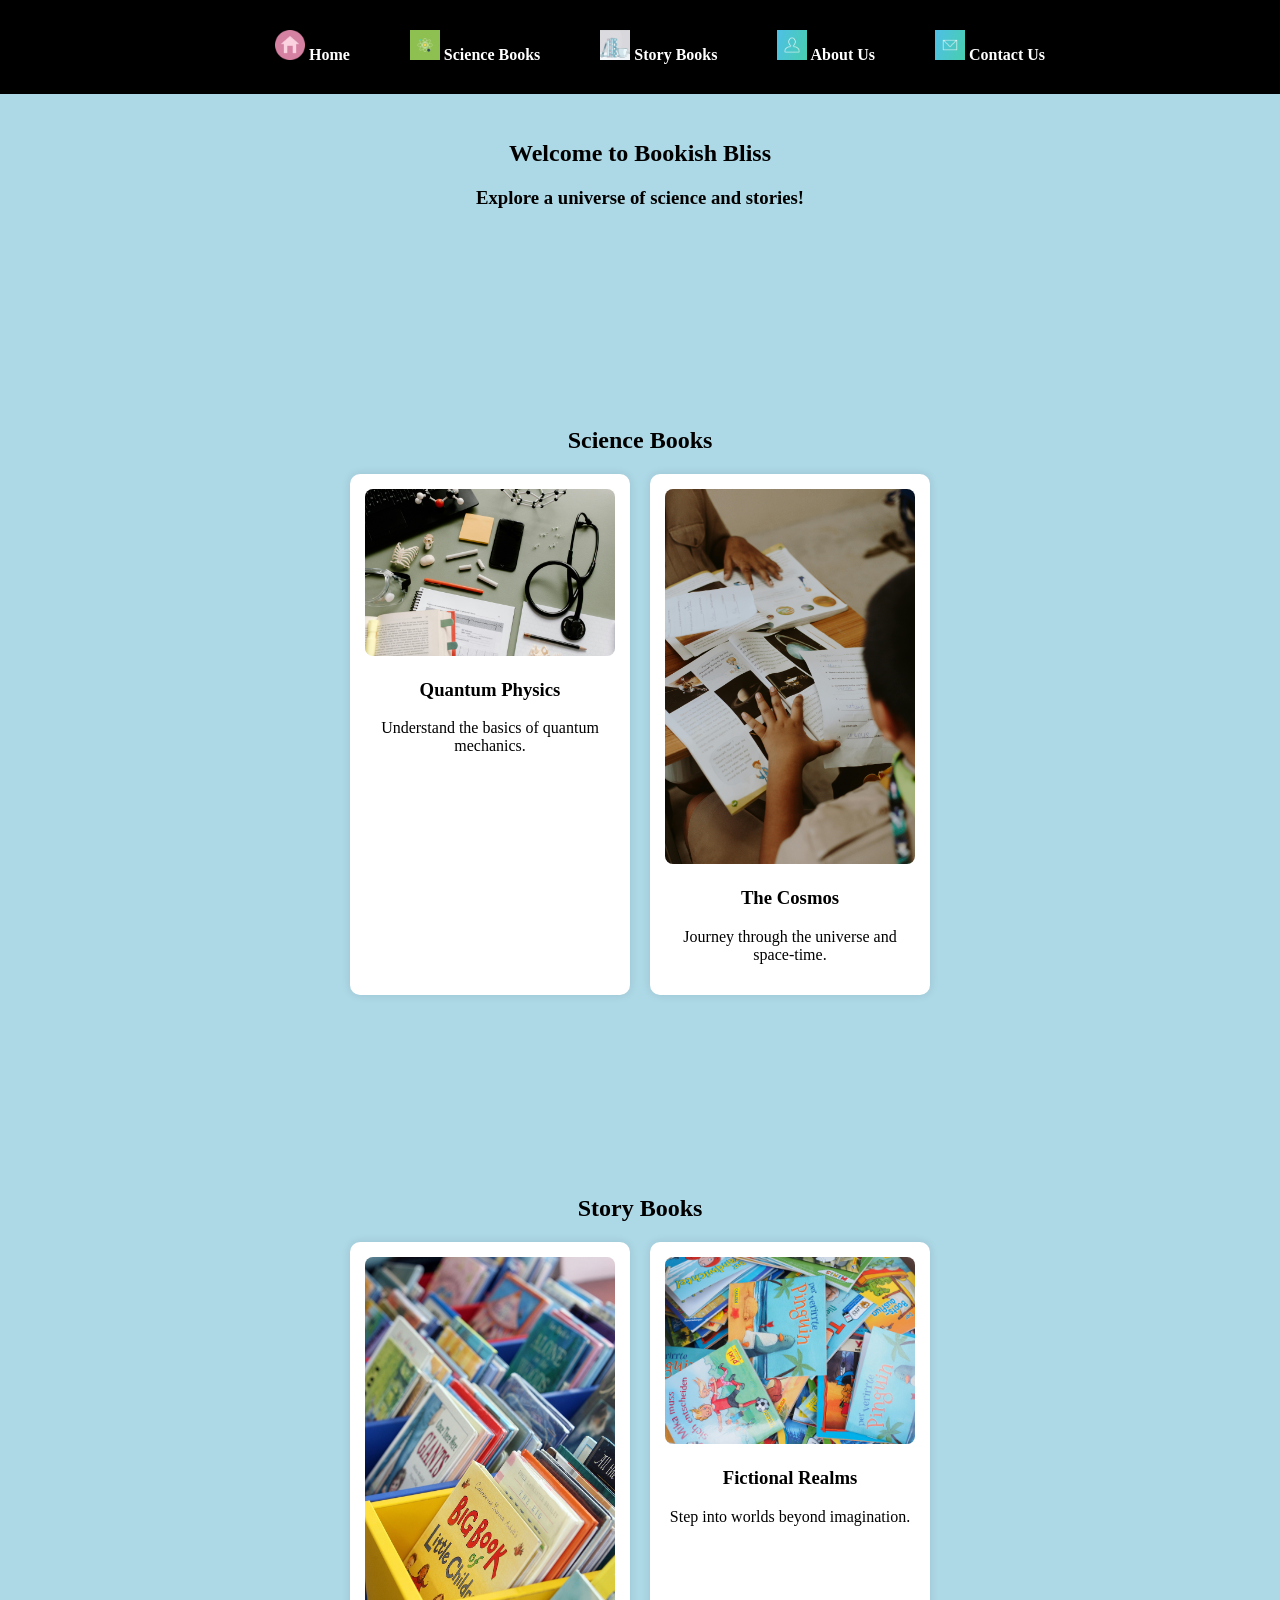
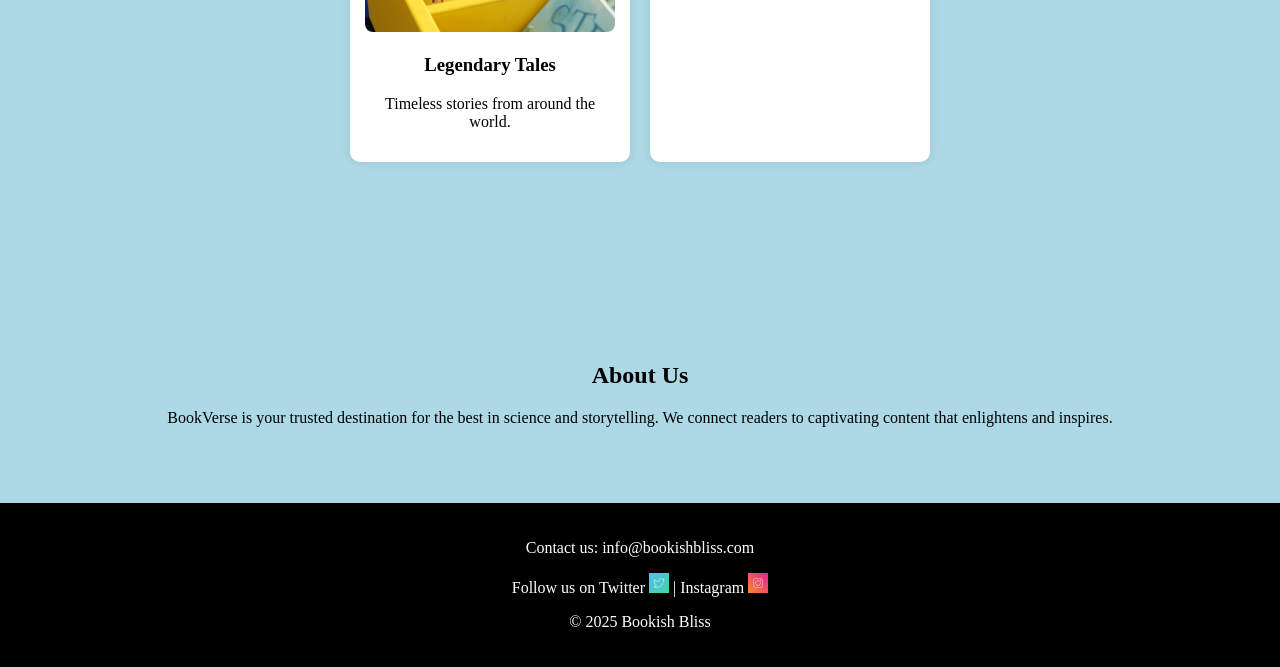
<file: Domain/Web Development/Task/Aurodeepa/index.html>
<!DOCTYPE html>
<html lang="en">
<head>
  <meta charset="UTF-8" />
  <meta name="viewport" content="width=device-width, initial-scale=1.0" />
  <title>Bookish Bliss</title>
  <link rel="stylesheet" href="style.css" />

</head>
<body>
  <nav class="navbar">
    <a href="#hero" class="nav-button">
      <img height ="30" src="home-icon.png" alt="Home" class="nav-icon"> Home
    </a>
    <a href="#science" class="nav-button">
      <img height ="30" src="science-icon.png" alt="Science Books" class="nav-icon"> Science Books
    </a>
    <a href="#story" class="nav-button">
      <img height ="30" src="story-icon.png" alt="Story Books" class="nav-icon"> Story Books
    </a>
    <a href="#about" class="nav-button">
      <img height ="30" src="about-icon.png" alt="About Us" class="nav-icon"> About Us
    </a>
    <a href="#contact" class="nav-button">
      <img height ="30" src="contact-icon.png" alt="Contact Us" class="nav-icon"> Contact Us
    </a>
  </nav>

  <section id="hero">
    <h1>Welcome to Bookish Bliss</h1>
    <h3>Explore a universe of science and stories!</h3>
  </section>

  <section id="science">
    <h2>Science Books</h2>
    <div class="book-container">
      <div class="book">
        <img src="science1.jpg" alt="Science Book 1">
        <h3>Quantum Physics</h3>
        <p>Understand the basics of quantum mechanics.</p>
      </div>
      <div class="book">
        <img src="science2.jpg" alt="Science Book 2">
        <h3>The Cosmos</h3>
        <p>Journey through the universe and space-time.</p>
      </div>
    </div>
  </section>

  <section id="story">
    <h2>Story Books</h2>
    <div class="book-container">
      <div class="book">
        <img src="story1.jpg" alt="Story Book 1">
        <h3>Legendary Tales</h3>
        <p>Timeless stories from around the world.</p>
      </div>
      <div class="book">
        <img src="story2.jpg" alt="Story Book 2">
        <h3>Fictional Realms</h3>
        <p>Step into worlds beyond imagination.</p>
      </div>
    </div>
  </section>

  <section id="about">
    <h2>About Us</h2>
    <p>BookVerse is your trusted destination for the best in science and storytelling. We connect readers to captivating content that enlightens and inspires.</p>
  </section>

  <footer id="contact">
    <p>Contact us: info@bookishbliss.com</p>
    <p>Follow us on Twitter <img height="20" src="twitter.png" alt="Twitter logo"> | Instagram <img height="20" src="instagram1.png" alt="Instagram logo"></p>
    <p>&copy; 2025 Bookish Bliss</p>
  </footer>
</body>
</html>
</file>
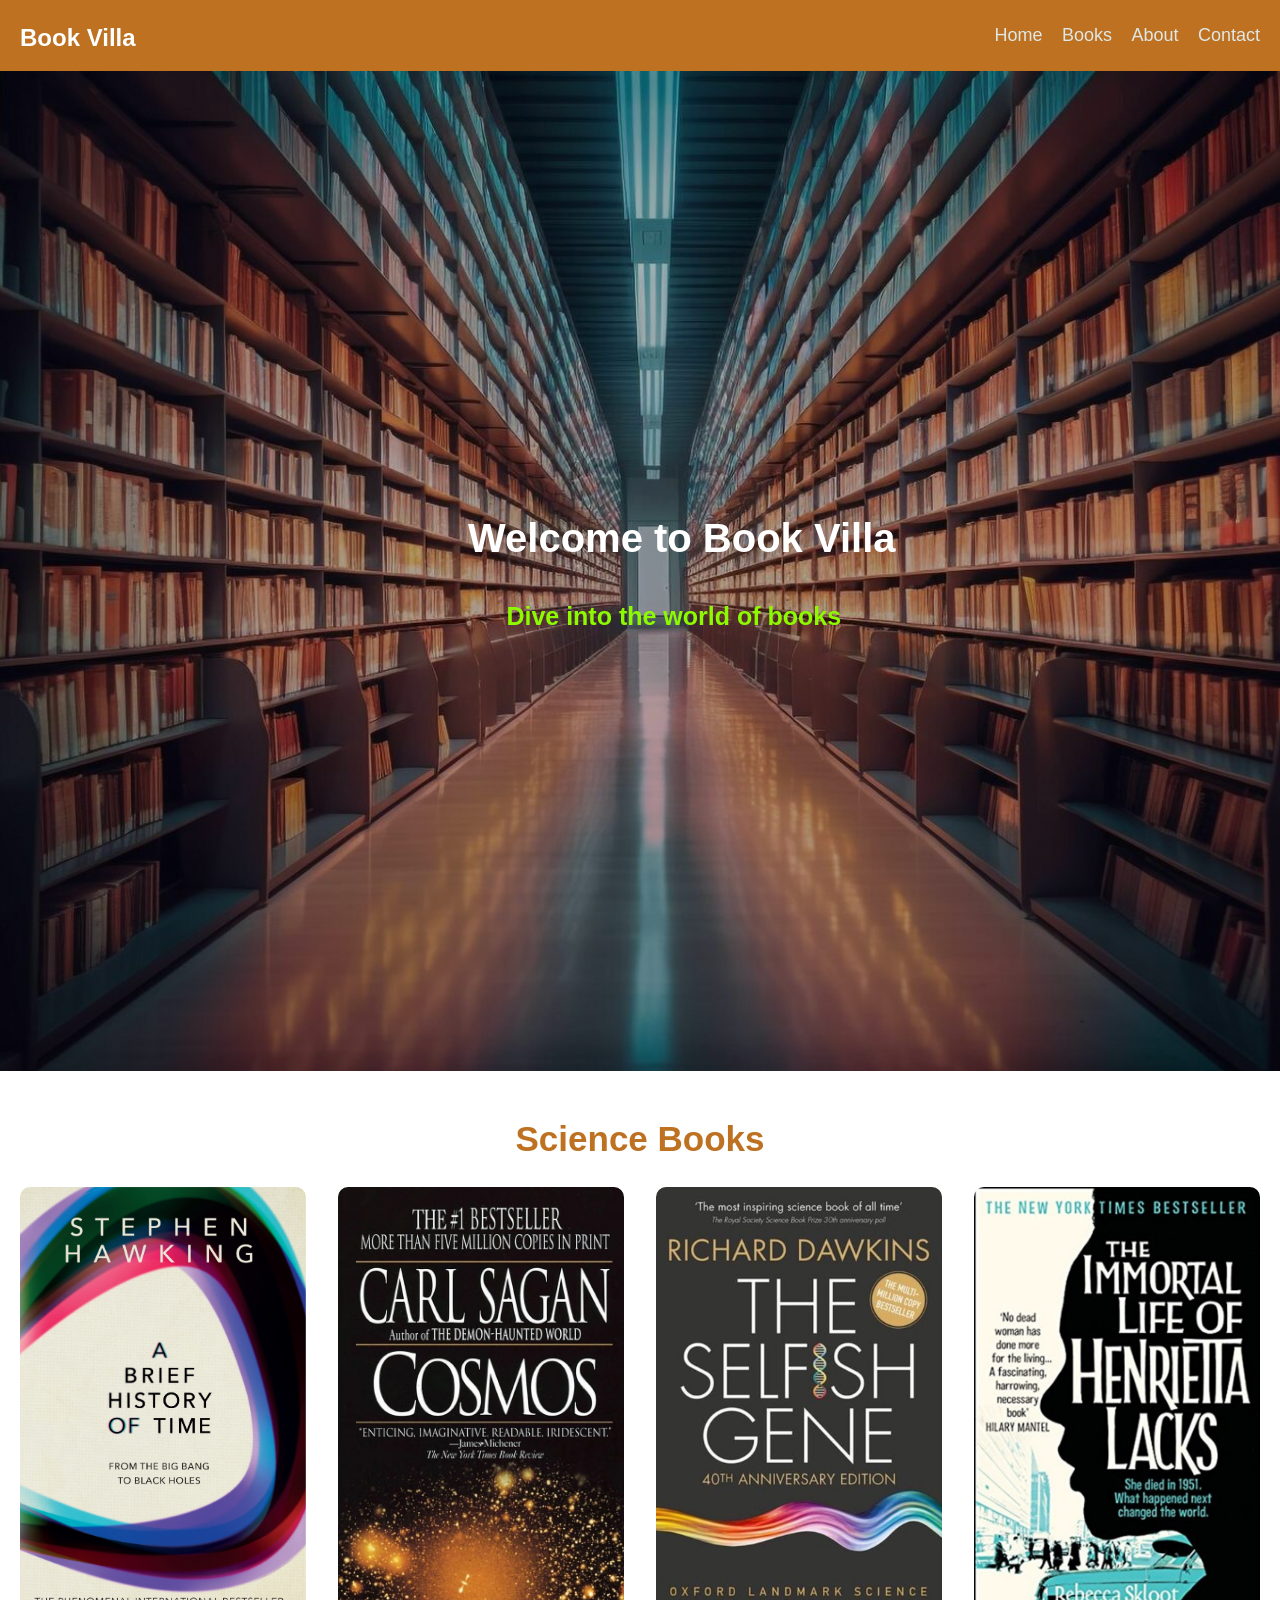
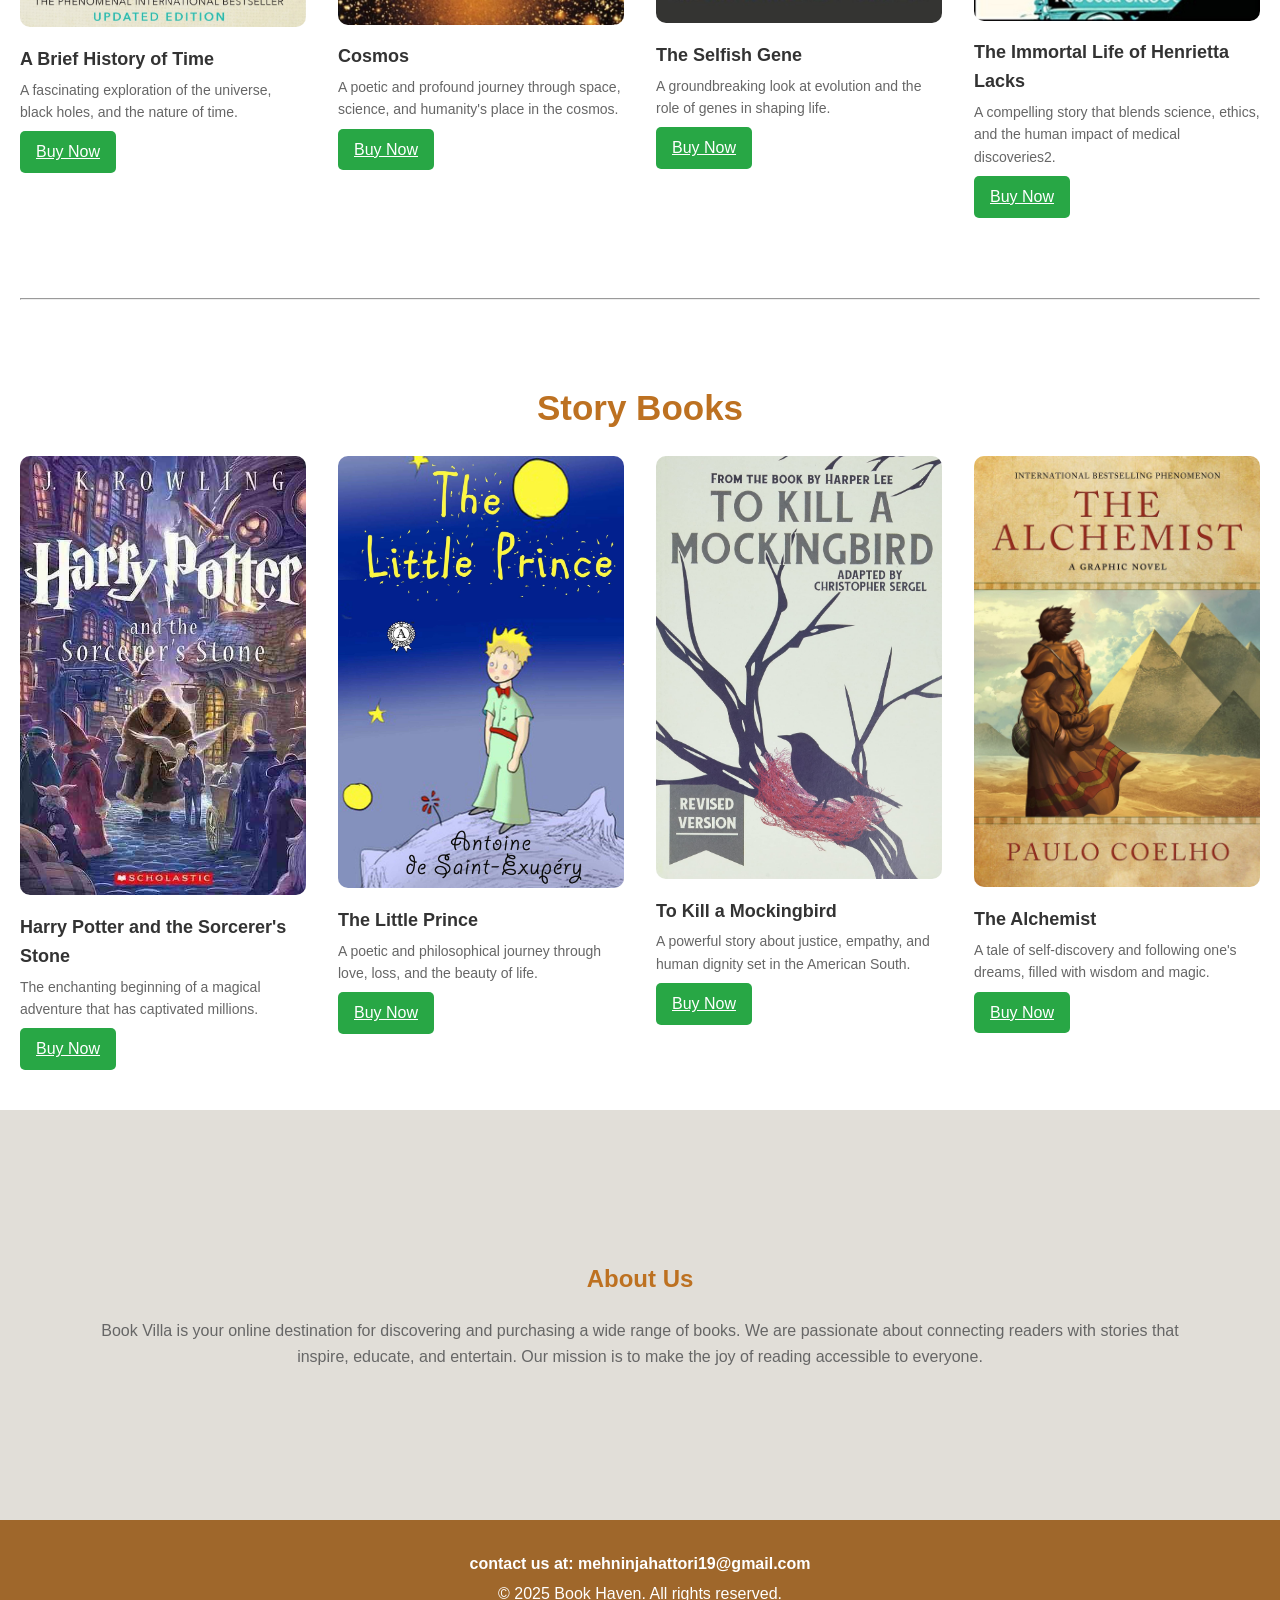
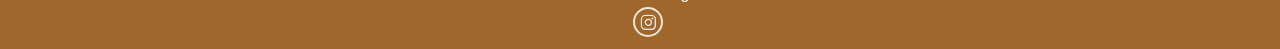
<file: Domain/Web Development/Task/Debasish Muduli/index.html>
<!DOCTYPE html>
<html lang="en">
<head>
    <meta charset="UTF-8">
    <meta name="viewport" content="width=device-width, initial-scale=1.0">
    <title>Book Villa</title>
    <link rel="stylesheet" href="style.css">
    <link href='https://unpkg.com/boxicons@2.1.4/css/boxicons.min.css' rel='stylesheet'>

</head>
<body>
    <header>
        <h1><a href="#" class="logo">Book Villa</a></h1>
        <nav>
           <a href="#hero" class="active">Home</a>
           <a href="#books">Books</a>
           <a href="#about">About</a>
           <a href="#contact">Contact</a>
        </nav>
    </header> 
    <section id="hero">
        <!-- <div class="Home-img">
            <img src="assets/home img.jpg" alt="home background">
        </div> -->
        <div class="Home-content">
            <h1>Welcome to Book Villa</h1><br>
            <h3>Dive into the world of books</h3>
        </div>
    </section>
    <section id="books">
        <div class="science-books">
            <h2>Science Books</h2>
           <div class="book-grid">
            <div class="books">
                <img src="assets/book 14.jpg" alt="book 1">
                <h3>A Brief History of Time</h3>
                <p>  A fascinating exploration of the universe, black holes, and the nature of time.</p>
                <a href="#" class="buy">Buy Now</a>
            </div>
            <div class="books">
                <img src="assets/book 2d.jpg" alt="book 2">
                <h3>Cosmos</h3>
                <p>A poetic and profound journey through space, science, and humanity's place in the cosmos.
                </p>
                <a href="#" class="buy">Buy Now</a>
            </div>
            <div class="books">
                <img src="assets/book 3.jpg" alt="book 3">
                <h3>The Selfish Gene</h3>
                <p> A groundbreaking look at evolution and the role of genes in shaping life.
                </p>
                <a href="#" class="buy">Buy Now</a>
            </div>
            <div class="books">
                <img src="assets/book 4.jpg" alt="book 4">
                <h3>The Immortal Life of Henrietta Lacks</h3>
                <p>A compelling story that blends science, ethics, and the human impact of medical discoveries2.</p>
                <a href="#" class="buy">Buy Now</a>
            </div>
           </div>
        </div>
        <hr  class ="line">
        <div class="story-books">
            <h2>Story Books</h2>
            <div class="book-grid">
                <div class="books">
                    <img src="assets/book 5.jpg" alt="book 1">
                    <h3>Harry Potter and the Sorcerer's Stone</h3>
                    <p>The enchanting beginning of a magical adventure that has captivated millions.</p>
                    <a href="#" class="buy">Buy Now</a>
                </div>
                <div class="books">
                    <img src="assets/book 12.jpg" alt="book 2">
                    <h3>The Little Prince</h3>
                    <p> A poetic and philosophical journey through love, loss, and the beauty of life.
                    </p>
                    <a href="#" class="buy">Buy Now</a>
                </div>
                <div class="books">
                    <img src="assets/book 7.jpg" alt="book 3">
                    <h3>To Kill a Mockingbird</h3>
                    <p> A powerful story about justice, empathy, and human dignity set in the American South.
                    </p>
                    <a href="#" class="buy">Buy Now</a>
                </div>
                <div class="books">
                    <img src="assets/book 8.jpg" alt="book 4">
                    <h3>The Alchemist</h3>
                    <p>A tale of self-discovery and following one's dreams, filled with wisdom and magic.
                    </p>
                    <a href="#" class="buy">Buy Now</a>
                </div>
               </div>
        </div>
    </section>
    <section id="about">
       <h2>About Us</h2>
       <div class="about-content">
        <p>Book Villa is your online destination for discovering and purchasing a wide range of books.  We are passionate about connecting readers with stories that inspire, educate, and entertain.  Our mission is to make the joy of reading accessible to everyone.</p>
       </div>
    </section>
    <footer id="contact">
        <div class="footer-content">
            <h4>contact us at: <a href="mailto mehninjahattori19@gmail.com">mehninjahattori19@gmail.com</a></h4>
        <p>© 2025 Book Haven. All rights reserved.</p>
        <div class="social-icon">
            <a href="https://www.instagram.com/_e_m_p_t_y_2/"><i class='bx bxl-instagram'></i></a>
            <!-- <a href="#"><i class='bx bxl-facebook'></i></a> -->
        </div>
    </div>
    </footer>
    
</body>
</html>
</file>
<file: Domain/Web Development/Task/Abhigyan-Padhee/style.css>
@import url('https://fonts.googleapis.com/css2?family=Poppins:ital,wght@0,100;0,200;0,300;0,400;0,500;0,600;0,700;0,800;0,900;1,100;1,200;1,300;1,400;1,500;1,600;1,700;1,800;1,900&display=swap');

* {
    margin: 0;
    padding: 0;
    box-sizing: border-box;
    font-family: "Poppins";
  }

  body {
    background: #ffffff;
    color: #141414;
    line-height: 1.6;
  }

  header {
    background: #00070e;
    color: white;
    padding: 20px 0;
    text-align: center;
  }

  
  .about {
    display:flex;
    padding: 10px;
    flex-direction: row;
  }

  .about img {
    margin: 10px;
  }

  .about div {
    display: flex;
    flex-direction: column;
    align-items: center;
    justify-content: center;
    justify-content: space-evenly;
  }

  .about div p {
    font-weight: 600;
    color: gray;
  }

  section {
    display: flex;
    flex-direction: column;
    justify-content: center;
  }

  

 
  .features {
    display: flex;
    flex-wrap: wrap;
    justify-content: space-between;
    margin-top: 40px;
    padding: 0 0;
  }

  .feature {
    flex: 1 1 30%;
    background: #ffffff;
    margin: 10px;
    padding: 10px;
    border-radius: 10px;
    text-align: center;
    width: 270px;
  }

  .feature h3 {
    margin-bottom: 10px;
    color: #2c3e50;
  }

  .show_img {
    height: 200px;
    width: 350px;
    object-fit: fill;
  }

  footer {
    background: #2c3e50;
    color: white;
    text-align: center;
    padding: 15px 0;
    margin-top: 40px;
  }

  @media (max-width: 968px) {
    .features {
      flex-direction: column;
      align-items: center;
    }

    .feature {
      flex: 1 1 100%;
    }

    .about {
      align-items: center;
      flex-direction: column;
    }

    .show_img{
      max-width:60vw;
    }
   
    section h1{
      text-align: center;
    }
  }
</file>
<file: Domain/Web Development/Task/Aditi/style.css>
body {
    background: url('opaque pic.png') no-repeat center center fixed;
    background-size: 80%; /* Ensures the image covers the entire screen */
    font-family: Arial, sans-serif; /* Optional: Set a font for the website */
}
/* filepath: c:\Users\aditi\OneDrive\Desktop\Enigma webdev\style.css */
img {
    transition: transform 0.3s ease; /* Smooth transition for the effect */
}

img:hover {
    transform: scale(1.1); /* Scales the image to 110% of its size */
}
</file>
<file: Domain/Web Development/Task/ankitanaik/style.css>
/* Global Styles */
body {
    margin: 0;
    font-family: 'Segoe UI', sans-serif;
    line-height: 1.6;
    color: #333;
  }
  
  a {
    text-decoration: none;
    color: #007BFF;
  }
  
  h1,h2,h3,h4 {
    font-family: Arial, Helvetica, sans-serif;
    margin-bottom: 0.5em;
  }
  
  img {
    width: 150px;
    border-radius: 10px;
    transition: transform 0.3s;
  }
  
  img:hover {
    transform: scale(1.25);
  }
  html {
    scroll-behavior: smooth;
  }
  
  /* Navbar */
  .navbar {
    position: fixed;
    top: 0;
    width: 100%;
    background-color: #F5EEDC;
    padding: 1rem 2rem;
    box-shadow: 0 2px 10px rgba(2, 26, 78, 0.1);
    display: flex;
    justify-content: space-evenly;
    align-items: center;
    z-index: 10;
  }
  
  .nav-links {
    list-style: none;
    display: flex;
    gap: 1.5rem;
  }
  
  .nav-links li a {
    text-decoration: none;
    color: #033250;
    font-weight: 500;
    transition: color 0.3s ease, border-bottom 0.3s ease;
    position: relative;
  }
  
  .nav-links li a::after {
    content: '';
    position: absolute;
    width: 0%;
    height: 2px;
    bottom: -4px;
    left: 0;
    background-color: #1b021c;
    transition: width 0.3s ease;
  }
  
  .nav-links li a:hover {
    color: #051f4d;
  }
  
  .nav-links li a:hover::after {
    width: 100%;
  }
  
  /* Hero */
  .hero {
    background: #27548A;
    padding: 100px 20px 60px;
  }
  
  .hero-content {
    display: flex;
    align-items: center;
    justify-content: space-between;
    flex-wrap: wrap;
    gap: 30px;
    max-width: 1100px;
    margin: 0 auto;
  }
  
  .hero-text {
    flex: 1;
    min-width: 280px;
    color: #F5EEDC;
  }
  
  
  span {
    color: #DDA853;
  }
  
  .hero-text h2 {
    font-size: 2.5rem;
    margin-bottom: 10px;
  }
  
  .hero-text p {
    font-size: 1.2rem;
    color: #DDA853;
  }
  
  .hero-image {
    flex: 1;
    min-width: 280px;
    text-align: center;
    
  }
  
  .hero-image img {
   
    border-radius: 12px;
    box-shadow: 0 4px 12px rgba(0, 0, 0, 0.1);
  }
  
  /* Book Sections */
  .books-section {
    padding: 60px 20px;
     
      border: 2px solid #01252a;
      
  }
  section {
    height: auto;
    border: 1px solid #ccc;
  }
  
  
  .books-section h2 {
    text-align: center;
    margin-bottom: 30px;
  }
  
  .book-grid {
    display: grid;
    grid-template-columns: repeat(auto-fit, minmax(250px, 1fr));
    gap: 30px;
  }
  
  .book {
    background: #183B4E;
    border: 1px solid #ddd;
    padding: 1rem;
    border-radius: 10px;
    text-align: center;
    transition: box-shadow 0.3s;
  }
  
  .book:hover {
    box-shadow: 0 4px 12px rgb(47, 3, 91, 1);
  }
  
  h3 {
    color: #DDA853;
  }
  
  p {
    color: #eabe77;
  }
  /* About */
  .about {
    background: #f9d4be;
    padding: 60px 20px;
    text-align: center;
    color: #1b021c;
  }
  
  h4 {
    color: #183B4E;
  }
  
  /* Footer */
  footer {
    background: #222;
    color: #fff;
    padding: 30px 20px;
    text-align: center;
  }
  
  footer a {
    color: #eee;
    margin: 0 5px;
  }
  
  @media (max-width: 768px) {
    .navbar {
      content: none;
    }
    .nav-links{
      flex-wrap: wrap;
    }
  
    .hero-text h2 {
      font-size: 2rem;
    }
  
    .hero-text p {
      font-size: 1rem;
    }
  }
  @media (max-width: 600px){
    .navbar{
       display: none;
    }
  }
  @media (max-width: 300px){
    body{
      width: fit-content;
    }
  }
  
  
  /* Even smaller screens */
  @media (max-width: 480px) {
    .hero-text h2 {
      font-size: 1.5rem;
    }
  
    .hero-text p {
      font-size: 0.95rem;
    }
  
    .book {
      padding: 0.8rem;
    }
  
    .navbar {
      padding: 0.8rem 1rem;
    }
  
    .hero {
      padding-top: 140px;
      
    }
  }
</file>
<file: Domain/Web Development/Task/Anushree-Mohanty/styles.css>
body {
    font-family: Times New Roman, serif;
    background-image: url(images/background.jpg);
    background-repeat: no-repeat;
    background-size: cover;
    margin: 0;
    padding: 0;
    text-align: center;
    background-color: white;
}
.navbar {
    background-color: #C08552;
    padding: 10px 10px;
    display: flex;
    justify-content: space-between;
    align-items: center;
  }

  .logo {
    color: white;
    font-size: 24px;
    font-weight: bold;
  }

  .nav-links {
    list-style: none;
    display: flex;
    gap: 15px;
  }

  .nav-links li {
    position: relative;
  }

  .nav-links a {
    text-decoration: none;
    color: white;
    padding: 10px;
    font-size: 18px;
    transition: 0.3s ease-in-out;
  }

  
  .nav-links a:hover {
    color: #2f3938;
  }

  @media (max-width: 768px) {
    .navbar {
      flex-direction: column;
      align-items: flex-start;
    }

    .nav-links {
      flex-direction: column;
      gap: 10px;
    }
 }

html
{
    scroll-behavior: smooth;
}

.book:hover {
    background-color: #96e2cb; 
    transition-duration: 0.5s;
    cursor: pointer;
}
.hero {
    background-image: url(images/hero1.jpg);
    color: white;
    padding: 80px 40px;
    background-repeat: no-repeat;
    background-size: cover;
}

h1, h2 {
    font-family: Lucida Console, monospace  ;
    margin-bottom: 10px;
}

.book-grid {
    display: flex;
    flex-wrap: wrap;
    justify-content: center;
    gap: 20px;
}

.book {
    width: 250px;
    padding: 20px;
    border: 1px solid #ddd;
    border-radius: 5px;
    background-color: ivory;
    box-shadow: 2px 2px 10px rgba(0, 0, 0, 0.1);
}

img {
    max-width: 100%;
    border-radius: 5px;
}

.about-us {
    background-color: wheat;
    padding: 20px;
    margin-top: 20px;
}

footer {
    background-color: #333;
    color: white;
    padding: 20px;
    margin-top: 20px;
}

footer a {
    color: #4CAF50;
    text-decoration: none;
}

@media (max-width: 768px)
 {
    .book-grid {
        flex-direction: column;
        align-items: center;
    }
}
</file>
<file: Domain/Web Development/Task/AryanRajguru/style.css>
/* style.css */

* {
    margin: 0;
    padding: 0;
    box-sizing: border-box;
    font-family: 'Segoe UI', Tahoma, Geneva, Verdana, sans-serif;
}

body {
    background-color: #f9f9f9;
    color: #333;
    line-height: 1.6;
    padding-top: 70px;
}

/* Navbar with logo */
.navbar {
    position: fixed;
    top: 0;
    left: 0;
    width: 100%;
    z-index: 1000;
    display: flex;
    align-items: center;
    justify-content: space-between;
    padding: 10px 40px;
    background-color: rgba(44, 62, 80, 0.85);
    flex-wrap: wrap;
    box-shadow: 0 2px 6px rgba(0, 0, 0, 0.1);
    backdrop-filter: blur(5px);
}

.logo {
    display: flex;
    align-items: center;
    gap: 10px;
    color: #ecf0f1;
    font-size: 1.5rem;
    font-weight: bold;
}

.logo img {
    height: 50px;
    width: 120px;
    object-fit: contain;
}

/* nav style */
nav {
    display: flex;
    gap: 40px;
    list-style: none;
    padding: 0;
    transition: all 0.3s ease;
}

nav li {
    color: #ecf0f1;
    font-weight: bold;
    cursor: pointer;
    transition: color 0.3s ease, border-bottom 0.3s ease;
}

nav li:hover {
    color: #f39c12;
}

/* Banner Styling */
.banner {
    width: 100%;
    overflow: hidden;
    margin-bottom: 40px;
    height: 70vh;
}

.banner img {
    width: 100%;
    height: auto;
    display: block;
    object-fit: cover;
}

/* Sections */
section {
    padding: 40px 20px;
    text-align: center;
    border-bottom: 1px solid #ddd;
}

section h2 {
    font-size: 2em;
    color: #34495e;
    margin-bottom: 10px;
}

section h3 {
    font-size: 1.8em;
    color: #34495e;
    margin-bottom: 10px;
}

section p {
    font-size: 1.1em;
    color: #555;
}

/* Book Grid Section */
.book-grid {
    display: flex;
    flex-wrap: wrap;
    justify-content: center;
    gap: 25px;
    margin-top: 30px;
}

.book {
    width: 220px;
    background-color: #ffffff;
    border-radius: 16px;
    box-shadow: 0 6px 18px rgba(0, 0, 0, 0.08);
    overflow: hidden;
    transition: transform 0.3s ease, box-shadow 0.3s ease;
    display: flex;
    flex-direction: column;
}

.book:hover {
    transform: translateY(-5px);
    box-shadow: 0 10px 24px rgba(0, 0, 0, 0.15);
}

.book img {
    width: 100%;
    height: 280px;
    object-fit: cover;
    border-top-left-radius: 16px;
    border-top-right-radius: 16px;
}

.book-description {
    padding: 12px 16px;
    font-size: 0.95em;
    color: #444;
    text-align: left;
    line-height: 1.4;
}

.book-image-wrapper {
    position: relative;
}

.discount-badge,
.hot-badge {
    position: absolute;
    top: 10px;
    right: 10px;
    color: white;
    padding: 4px 8px;
    font-size: 0.75em;
    font-weight: bold;
    border-radius: 4px;
    box-shadow: 0 2px 6px rgba(0, 0, 0, 0.2);
    z-index: 1;
}

.discount-badge {
    background-color: #27ae60;
}

.hot-badge {
    background-color: #e74c3c;
}

/* View More Button */
.view-more-container {
    text-align: center;
    margin: 40px 0 20px 0;
}

.view-more-btn {
    background-color: #34495e;
    color: #fff;
    padding: 12px 24px;
    border-radius: 8px;
    text-decoration: none;
    font-weight: bold;
    font-size: 1rem;
    transition: background-color 0.3s ease, transform 0.2s ease;
}

.view-more-btn:hover {
    background-color: #f39c12;
    transform: scale(1.05);
}

.mail:hover {
    color: #f39c12;
}

.social-icons {
    margin-top: 15px;
}

.social-icon {
    display: inline-block;
    margin: 0 10px;
    font-size: 1.4em;
    color: #34495e;
    transition: color 0.3s ease;
}

.social-icon:hover {
    color: #f39c12;
}

/* Footer */
footer {
    background-color: #2c3e50;
    text-align: center;
    color: #fff;
    padding: 20px 0;
    margin-top: 40px;
    font-size: 1em;
}

/* Tablets (1024px and below) */
@media (max-width: 1024px) {
    .navbar {
        padding: 10px 20px;
        flex-direction: column;
        align-items: flex-start;
    }

    nav {
        flex-direction: column;
        align-items: flex-start;
        gap: 12px;
        width: 100%;
        margin-top: 10px;
    }

    .banner {
        height: 50vh;
    }

    .book {
        width: 44%;
    }

    section h2, section h3 {
        font-size: 1.7em;
    }

    section p {
        font-size: 1.05em;
    }

    .view-more-btn {
        font-size: 0.95rem;
        padding: 10px 20px;
    }

    .social-icon {
        font-size: 1.2em;
    }

    footer {
        font-size: 0.95em;
    }
}

/* Phones (768px and below) */
@media (max-width: 768px) {
    .navbar {
        padding: 10px 15px;
        flex-direction: row;
        align-items: flex-start;
    }

    .logo {
        font-size: 1.2rem;
    }

    .logo img {
        height: 40px;
        width: auto;
    }

    nav {
        flex-direction: row;
        align-items: flex-start;
        width: 100%;
        gap: 8px;
    }

    .banner {
        height: 40vh;
    }

    section h2, section h3 {
        font-size: 1.5em;
    }

    section p {
        font-size: 1em;
    }

    .book {
        width: 100%;
    }

    .book img {
        height: 320px;
    }

    .view-more-btn {
        padding: 10px 18px;
        font-size: 0.9rem;
    }

    .social-icon {
        font-size: 1.1em;
        margin: 0 6px;
    }

    footer {
        font-size: 0.9em;
    }
}

/* Extra Small Devices (480px and below) */
@media (max-width: 480px) {
    section h2, section h3 {
        font-size: 1.3em;
    }

    section p {
        font-size: 0.95em;
    }

    .book img {
        height: 200px;
    }

    .view-more-btn {
        font-size: 0.85rem;
        padding: 8px 16px;
    }

    .footer {
        font-size: 0.85em;
    }
}
</file>
<file: Domain/Web Development/Task/Ashutosh Biswal/styles.css>
/* General Styles */
body {
  font-family: 'Poppins', sans-serif;
  margin: 0;
  padding: 0;
  background: linear-gradient(to bottom, #f3f7fb, #d9e6f2);
  color: #333;
}

a {
  text-decoration: none;
  font-weight: bold;
  color: #ffffff;
  transition: color 0.3s ease;
}

a:hover {
  color: #ffcc00;
}

/* Header */
.header {
  text-align: center;
  background: linear-gradient(to right, #6c63ff, #9048ff);
  color: white;
  padding: 40px 20px;
  border-bottom: 4px solid #403060;
}

.header h1 {
  font-size: 3em;
  margin-bottom: 10px;
  animation: fadeInDown 1s ease;
}

.header p {
  font-size: 1.5em;
  margin: 10px 0;
}

.call-to-action {
  display: inline-block;
  background-color: #ff5722;
  padding: 10px 20px;
  margin-top: 20px;
  border-radius: 50px;
  box-shadow: 0 4px 6px rgba(0, 0, 0, 0.2);
  transition: transform 0.3s ease, box-shadow 0.3s ease;
}

.call-to-action:hover {
  transform: scale(1.1);
  box-shadow: 0 8px 12px rgba(0, 0, 0, 0.3);
}

/* Container */
.container {
  max-width: 1200px;
  margin: 30px auto;
  padding: 20px;
}

/* Sections */
.section h2 {
  color: #6c63ff;
  font-size: 2.5em;
  border-bottom: 2px solid #d7e0f5;
  margin-bottom: 20px;
}

.book {
  display: flex;
  align-items: center;
  gap: 20px;
  margin-bottom: 20px;
  background-color: #ffffff;
  border-radius: 10px;
  box-shadow: 0 4px 8px rgba(0, 0, 0, 0.1);
  padding: 10px;
  transition: transform 0.3s ease, box-shadow 0.3s ease;
}

.book img {
  width: 120px;
  border-radius: 8px;
}

.book:hover {
  transform: scale(1.05);
  box-shadow: 0 12px 20px rgba(0, 0, 0, 0.15);
}

/* Student Section */
.student-section {
  text-align: center;
  margin: 40px 0;
  padding: 20px;
  background-color: #ffebee;
  border-radius: 15px;
  box-shadow: 0 6px 12px rgba(0, 0, 0, 0.1);
}

.student-section h2 {
  color: #6c63ff;
}

.student-profile {
  display: flex;
  flex-direction: column;
  align-items: center;
  margin-top: 20px;
}

.student-profile img {
  width: 150px;
  height: 150px;
  border-radius: 50%;
  border: 4px solid #6c8def;
  margin-bottom: 15px;
}

.student-profile p {
  font-size: 1.2em;
  color: #333;
}

/* Footer */
.footer {
  text-align: center;
  background-color: #6c63ff;
  color: white;
  padding: 10px 0;
}
</file>
<file: Domain/Web Development/Task/Aurodeepa/style.css>
:root {
  --bg-color: #add8e6;
  --text-color: #000;
  --nav-bg: #000;
  --nav-text: #fff;
  --button-bg: #000;
  --button-text: #fff;
  --card-bg: #fff;
}

body {
  margin: 0;
  font-family: Garamond;
  background-color: var(--bg-color);
  color: var(--text-color);
}

.navbar {
  background-color: var(--nav-bg);
  padding: 20px;
  display: flex;
  justify-content: center;
  gap: 20px;
  position: fixed;
  top: 0;
  width: 100%;
  z-index: 1000;
}

.nav-button {
  background-color: var(--button-bg);
  color: var(--button-text);
  border: none;
  padding: 10px 20px;
  border-radius: 6px;
  font-weight: bold;
  cursor: pointer;
  text-decoration: none;
  transition: background 0.3s;
}

.nav-button:hover {
  background-color: #333;
}

section {
  padding: 120px 20px 60px;
  text-align: center;
}

.book-container {
  display: flex;
  flex-wrap: wrap;
  gap: 20px;
  justify-content: center;
}

.book {
  background-color: var(--card-bg);
  padding: 15px;
  border-radius: 10px;
  width: 250px;
  box-shadow: 0 0 10px rgba(0, 0, 0, 0.1);
  transition: transform 0.3s;
}

.book img {
  width: 100%;
  border-radius: 8px;
}

.book:hover {
  transform: scale(1.05);
}

footer {
  background-color: var(--nav-bg);
  color: var(--nav-text);
  text-align: center;
  padding: 20px;
}

@media (max-width: 768px) {
  .navbar {
    flex-wrap: wrap;
  }
}
</file>
<file: Domain/Web Development/Task/Debasish Muduli/style.css>
/* General Reset */
body, h1, h2, h3, p, a {
    margin: 0;
    padding: 0;
    box-sizing: border-box;
}

/* Body Styling */
body {
    font-family: Arial, sans-serif;
    line-height: 1.6;
    background-color: #f9f9f9;
    color: #333;
}

/* Header Styling */
header {
    display: flex;
    justify-content: space-between;
    align-items: center;
    padding: 10px 20px;
    background-color: #bd7121;
    color: #fff;
    position: sticky;
    top: 0;
    z-index: 1000;
}
header .logo {
    font-size: 24px;
    font-weight: bold;
    text-decoration: none;
    color: white;
}
header nav a {
    font-size: large;
    text-decoration: none;
    color: #dfe8e6;
    margin-left: 15px;
    transition: color 0.3s;
}
header nav a:hover {
    color: #8eec54; 
}
/* Hero Section */
#hero {
    background:  linear-gradient(rgba(0, 0, 0, 0.274), rgba(0, 0, 0, 0.335)),url(./assets/home-img.jpg ) no-repeat;
    background-size: cover; 
    background-position: center; 
    background-repeat: no-repeat;
    /* background-attachment: fixed;  */
    width: 100vw;
    height: 100vh;
    display: flex;
    align-items: center;
    justify-content: space-between;
    padding: 50px 20px;
    background-color: #eee;
}
/* .Home-img img {
    width: 100vw;
    height: 100vh;
    border-radius: 10px;
    object-fit:fill;
    z-index: 1;
} */
.Home-content h1 {
    font-size: 40px;
    color: #ffffff;
    display: flex;
    text-align: center;
    margin-left: 35vw;
}
.Home-content h3 {
    font-size: 25px;
    color: #8efa00;
    margin-left: 38vw;
}

/* Books Section */
#books {
    padding: 40px 20px;
    background-color: #ffffff;
}
#books h2 {
    font-size: 35px;
    text-align: center;
    color: #bd7121;
    margin-bottom: 20px;
}
.book-grid {
    display: grid;
    grid-template-columns: repeat(auto-fit, minmax(200px, 1fr));
    gap: 2rem;
    /* margin-top: 2rem; */
    /* border: #333; */
    /* border-width: 12px; */
}
.books img {
    width: 100%;
    height: auto;
    border-radius: 10px;
}
.books h3 {
    margin: 10px 0 5px;
    font-size: 18px;
    color: #333;
}
.books p {
    font-size: 14px;
    color: #666;
}
.buy{
    align-items: center;
    display: inline-block;
    background-color: #28a745;
    color: #fff;
    padding: 0.5rem 1rem;
    border-radius: 5px;
    margin-top: 0.5rem;
    transition: background-color 0.3s ease; 
}
.buy:hover{
    background-color: #1d7007;
}

/* About Section */
#about {
    padding: 150px 90px;
    text-align: center;
    background-color: #e1ded8;
}
#about h2 {
    color: #bd7121;
    margin-bottom: 20px;
}
.about-content p {
    color: #666;
}

/* Footer Section */
footer {
    background-color: #9f672b;
    color: white;
    text-align: center;
    padding: 10px 20px;
}
footer h4 {
    margin-bottom: 5px;
}
footer a {
    color: #ffffff;
    text-decoration: none;
}
footer a:hover {
    text-decoration: underline;
}
.social-icon{
    padding-left: 15px;
    justify-content: space-between;
}
.social-icon a{
   display: inline-flex;
   justify-content: center;
   align-items: center;
   width: 30px;
   height: 30px;
   background: transparent;
   border: 2px solid #ece5d8;
   border-radius: 50%;
   font-size: 20px;
   color: #ece5d8;
   text-decoration: none;
   transition: 0.3s;
}
.social-icon a:hover{
    transform: scale(1.2);
}
/* Responsive Styling */
@media screen and (max-width: 768px) {
    header {
        flex-direction: column;
        text-align: center;
    }
    .Home-content h1 {
        font-size: 28px;
    }
}

.line{
    margin: 5rem 0;
}
</file>
